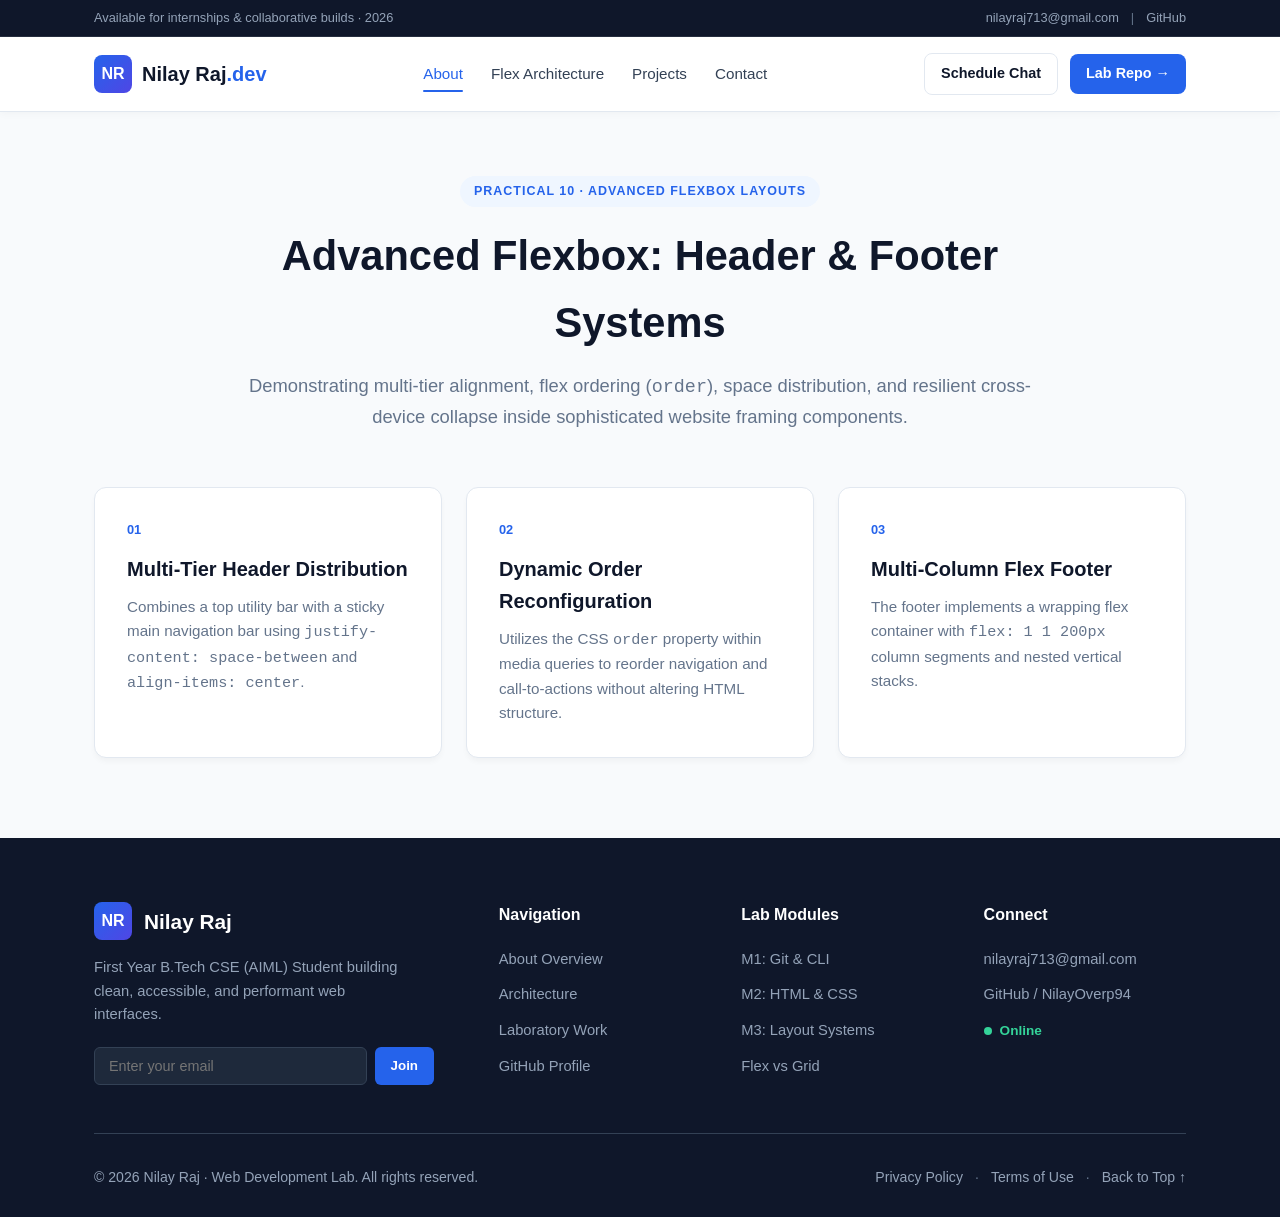
<file: P10/index.html>
<!DOCTYPE html>
<html lang="en">
<head>
  <meta charset="UTF-8">
  <meta name="viewport" content="width=device-width, initial-scale=1.0">
  <title>Practical 10 – Advanced Flexbox Header &amp; Footer</title>
  <link rel="stylesheet" href="style.css">
</head>
<body>

  <!-- Top Utility Bar (Flexbox) -->
  <aside class="utility-bar">
    <div class="container utility-content">
      <div class="utility-left">
        <span>Available for internships &amp; collaborative builds &middot; 2026</span>
      </div>
      <div class="utility-right">
        <a href="mailto:nilayraj713@gmail.com">nilayraj713@gmail.com</a>
        <span class="divider">|</span>
        <a href="https://github.com/NilayOverp94" target="_blank" rel="noopener noreferrer">GitHub</a>
      </div>
    </div>
  </aside>

  <!-- Advanced Flexbox Header -->
  <header class="main-header">
    <div class="container header-content">
      
      <!-- Brand Logo (Flex item 1) -->
      <a href="#" class="brand-logo">
        <span class="logo-mark">NR</span>
        <span class="logo-text">Nilay Raj<span>.dev</span></span>
      </a>

      <!-- Primary Navigation (Flex item 2, centered) -->
      <nav class="primary-nav">
        <a href="#about" class="nav-item active">About</a>
        <a href="#architecture" class="nav-item">Flex Architecture</a>
        <a href="#projects" class="nav-item">Projects</a>
        <a href="#contact" class="nav-item">Contact</a>
      </nav>

      <!-- Action Button Group (Flex item 3) -->
      <div class="header-actions">
        <a href="#contact" class="btn btn-outline">Schedule Chat</a>
        <a href="https://github.com/NilayOverp94/Web_Dev_Lab" target="_blank" rel="noopener noreferrer" class="btn btn-primary">Lab Repo &rarr;</a>
      </div>

    </div>
  </header>

  <!-- Page Body -->
  <main class="page-main">
    <div class="container">
      
      <!-- Showcase Hero -->
      <section class="hero-showcase">
        <span class="eyebrow">Practical 10 · Advanced Flexbox Layouts</span>
        <h1>Advanced Flexbox: Header &amp; Footer Systems</h1>
        <p class="lead">
          Demonstrating multi-tier alignment, flex ordering (<code>order</code>), space distribution, 
          and resilient cross-device collapse inside sophisticated website framing components.
        </p>
      </section>

      <!-- Architectural Mechanics Section -->
      <section id="architecture" class="features-grid">
        <article class="feature-card">
          <div class="card-number">01</div>
          <h3>Multi-Tier Header Distribution</h3>
          <p>Combines a top utility bar with a sticky main navigation bar using <code>justify-content: space-between</code> and <code>align-items: center</code>.</p>
        </article>

        <article class="feature-card">
          <div class="card-number">02</div>
          <h3>Dynamic Order Reconfiguration</h3>
          <p>Utilizes the CSS <code>order</code> property within media queries to reorder navigation and call-to-actions without altering HTML structure.</p>
        </article>

        <article class="feature-card">
          <div class="card-number">03</div>
          <h3>Multi-Column Flex Footer</h3>
          <p>The footer implements a wrapping flex container with <code>flex: 1 1 200px</code> column segments and nested vertical stacks.</p>
        </article>
      </section>

    </div>
  </main>

  <!-- Advanced Flexbox Multi-Column Footer -->
  <footer id="contact" class="main-footer">
    <div class="container">
      
      <!-- Top Footer Section with Columns -->
      <div class="footer-columns">
        
        <!-- Column 1: Brand & Bio (Wider basis) -->
        <div class="footer-col col-brand">
          <div class="footer-brand">
            <span class="logo-mark">NR</span>
            <strong>Nilay Raj</strong>
          </div>
          <p class="brand-desc">
            First Year B.Tech CSE (AIML) Student building clean, accessible, and performant web interfaces.
          </p>
          <div class="newsletter-widget">
            <form class="newsletter-form" onsubmit="event.preventDefault(); alert('Subscribed!');">
              <input type="email" placeholder="Enter your email" required>
              <button type="submit">Join</button>
            </form>
          </div>
        </div>

        <!-- Column 2: Navigation Links -->
        <div class="footer-col">
          <h4>Navigation</h4>
          <ul class="footer-links">
            <li><a href="#about">About Overview</a></li>
            <li><a href="#architecture">Architecture</a></li>
            <li><a href="#projects">Laboratory Work</a></li>
            <li><a href="https://github.com/NilayOverp94">GitHub Profile</a></li>
          </ul>
        </div>

        <!-- Column 3: Syllabus Modules -->
        <div class="footer-col">
          <h4>Lab Modules</h4>
          <ul class="footer-links">
            <li><a href="../P1/Readme.md">M1: Git &amp; CLI</a></li>
            <li><a href="../P5/index.html">M2: HTML &amp; CSS</a></li>
            <li><a href="../P10/index.html">M3: Layout Systems</a></li>
            <li><a href="../P13/index.html">Flex vs Grid</a></li>
          </ul>
        </div>

        <!-- Column 4: Contact & Socials -->
        <div class="footer-col">
          <h4>Connect</h4>
          <ul class="footer-links">
            <li><a href="mailto:nilayraj713@gmail.com">nilayraj713@gmail.com</a></li>
            <li><a href="https://github.com/NilayOverp94" target="_blank" rel="noopener noreferrer">GitHub / NilayOverp94</a></li>
            <li><span class="status-indicator"><span class="dot"></span> Online</span></li>
          </ul>
        </div>

      </div>

      <!-- Bottom Bar (Flex Sub-Footer) -->
      <div class="footer-bottom">
        <p>&copy; 2026 Nilay Raj &middot; Web Development Lab. All rights reserved.</p>
        <div class="bottom-links">
          <a href="#">Privacy Policy</a>
          <span class="divider">&middot;</span>
          <a href="#">Terms of Use</a>
          <span class="divider">&middot;</span>
          <a href="#">Back to Top &uarr;</a>
        </div>
      </div>

    </div>
  </footer>

</body>
</html>
</file>
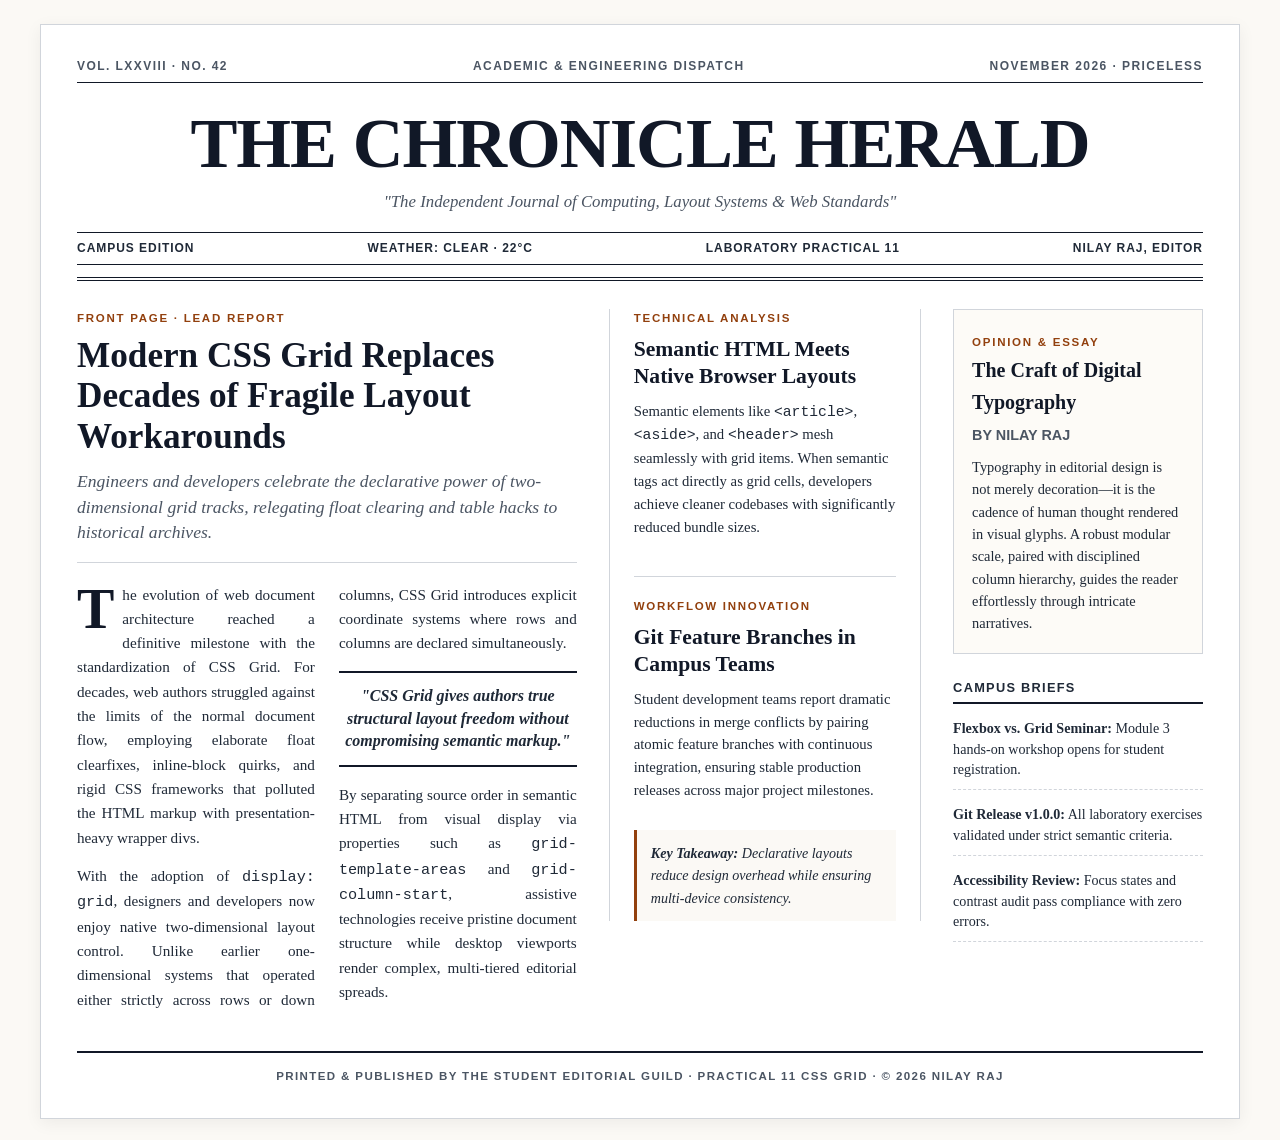
<file: P11/index.html>
<!DOCTYPE html>
<html lang="en">
<head>
  <meta charset="UTF-8">
  <meta name="viewport" content="width=device-width, initial-scale=1.0">
  <title>Practical 11 – Newspaper Three-Column Layout with CSS Grid</title>
  <link rel="stylesheet" href="style.css">
</head>
<body>

  <div class="broadsheet-wrapper">
    
    <!-- Top Newspaper Header & Meta -->
    <header class="masthead">
      <div class="masthead-top">
        <span>VOL. LXXVIII · NO. 42</span>
        <span>ACADEMIC &amp; ENGINEERING DISPATCH</span>
        <span>NOVEMBER 2026 &middot; PRICELESS</span>
      </div>

      <div class="masthead-title">
        <h1>THE CHRONICLE HERALD</h1>
        <p class="masthead-tagline">"The Independent Journal of Computing, Layout Systems &amp; Web Standards"</p>
      </div>

      <div class="masthead-meta-bar">
        <span>CAMPUS EDITION</span>
        <span>WEATHER: CLEAR · 22°C</span>
        <span>LABORATORY PRACTICAL 11</span>
        <span>NILAY RAJ, EDITOR</span>
      </div>
    </header>

    <!-- Three-Column CSS Grid Layout -->
    <main class="newspaper-grid">
      
      <!-- Primary Feature Story (Left Column - Spanning Prominently) -->
      <article class="grid-story lead-story">
        <span class="category-kicker">FRONT PAGE · LEAD REPORT</span>
        <h2 class="lead-headline">Modern CSS Grid Replaces Decades of Fragile Layout Workarounds</h2>
        <p class="story-dek">
          Engineers and developers celebrate the declarative power of two-dimensional grid tracks, 
          relegating float clearing and table hacks to historical archives.
        </p>
        
        <div class="story-columns">
          <p class="dropcap-paragraph">
            The evolution of web document architecture reached a definitive milestone with the standardization of CSS Grid. 
            For decades, web authors struggled against the limits of the normal document flow, employing elaborate float clearfixes, 
            inline-block quirks, and rigid CSS frameworks that polluted the HTML markup with presentation-heavy wrapper divs.
          </p>
          <p>
            With the adoption of <code>display: grid</code>, designers and developers now enjoy native two-dimensional layout control. 
            Unlike earlier one-dimensional systems that operated either strictly across rows or down columns, CSS Grid introduces explicit 
            coordinate systems where rows and columns are declared simultaneously.
          </p>
          <blockquote class="newspaper-quote">
            "CSS Grid gives authors true structural layout freedom without compromising semantic markup."
          </blockquote>
          <p>
            By separating source order in semantic HTML from visual display via properties such as <code>grid-template-areas</code> 
            and <code>grid-column-start</code>, assistive technologies receive pristine document structure while desktop viewports 
            render complex, multi-tiered editorial spreads.
          </p>
        </div>
      </article>

      <!-- Center Secondary Column -->
      <section class="grid-story secondary-story">
        <span class="category-kicker">TECHNICAL ANALYSIS</span>
        <h3 class="secondary-headline">Semantic HTML Meets Native Browser Layouts</h3>
        <p>
          Semantic elements like <code>&lt;article&gt;</code>, <code>&lt;aside&gt;</code>, and <code>&lt;header&gt;</code> 
          mesh seamlessly with grid items. When semantic tags act directly as grid cells, developers achieve cleaner codebases 
          with significantly reduced bundle sizes.
        </p>

        <div class="divider-line"></div>

        <span class="category-kicker">WORKFLOW INNOVATION</span>
        <h3 class="secondary-headline">Git Feature Branches in Campus Teams</h3>
        <p>
          Student development teams report dramatic reductions in merge conflicts by pairing atomic feature branches with 
          continuous integration, ensuring stable production releases across major project milestones.
        </p>

        <div class="story-callout">
          <strong>Key Takeaway:</strong> Declarative layouts reduce design overhead while ensuring multi-device consistency.
        </div>
      </section>

      <!-- Right Editorial & Sidebar Column -->
      <aside class="grid-story editorial-column">
        <div class="editorial-box">
          <span class="category-kicker">OPINION &amp; ESSAY</span>
          <h3 class="editorial-headline">The Craft of Digital Typography</h3>
          <p class="byline">By Nilay Raj</p>
          <p>
            Typography in editorial design is not merely decoration—it is the cadence of human thought rendered in visual glyphs. 
            A robust modular scale, paired with disciplined column hierarchy, guides the reader effortlessly through intricate narratives.
          </p>
        </div>

        <div class="news-briefs-box">
          <h4>CAMPUS BRIEFS</h4>
          <ul class="briefs-list">
            <li>
              <strong>Flexbox vs. Grid Seminar:</strong> Module 3 hands-on workshop opens for student registration.
            </li>
            <li>
              <strong>Git Release v1.0.0:</strong> All laboratory exercises validated under strict semantic criteria.
            </li>
            <li>
              <strong>Accessibility Review:</strong> Focus states and contrast audit pass compliance with zero errors.
            </li>
          </ul>
        </div>
      </aside>

    </main>

    <!-- Newspaper Footer -->
    <footer class="newspaper-footer">
      <div class="footer-rule"></div>
      <p>PRINTED &amp; PUBLISHED BY THE STUDENT EDITORIAL GUILD &middot; PRACTICAL 11 CSS GRID &middot; © 2026 NILAY RAJ</p>
    </footer>

  </div>

</body>
</html>
</file>
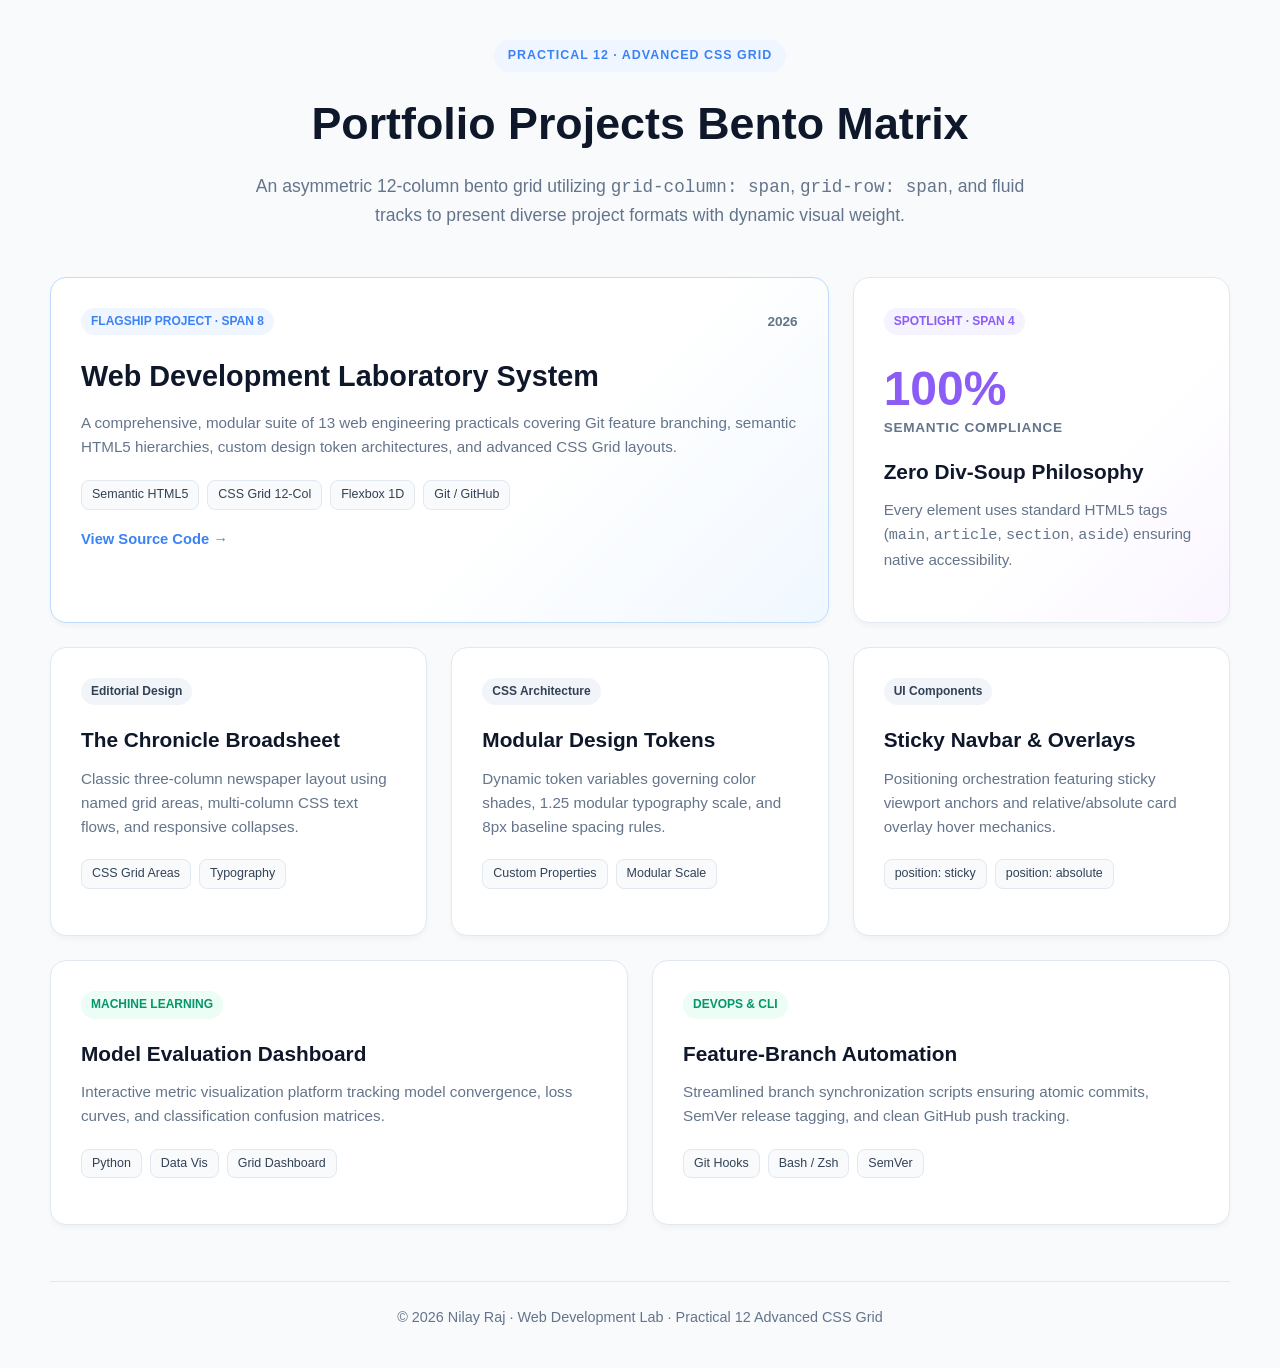
<file: P12/index.html>
<!DOCTYPE html>
<html lang="en">
<head>
  <meta charset="UTF-8">
  <meta name="viewport" content="width=device-width, initial-scale=1.0">
  <title>Practical 12 – Advanced CSS Grid Portfolio Projects</title>
  <link rel="stylesheet" href="style.css">
</head>
<body>

  <div class="portfolio-container">
    
    <!-- Header -->
    <header class="gallery-header">
      <span class="eyebrow">Practical 12 · Advanced CSS Grid</span>
      <h1 class="gallery-title">Portfolio Projects Bento Matrix</h1>
      <p class="gallery-subtitle">
        An asymmetric 12-column bento grid utilizing <code>grid-column: span</code>, <code>grid-row: span</code>, 
        and fluid tracks to present diverse project formats with dynamic visual weight.
      </p>
    </header>

    <!-- 12-Column Advanced Bento Grid -->
    <main class="bento-grid">
      
      <!-- Card 1: Featured Major Project (Span 8 cols) -->
      <article class="bento-card card-featured">
        <div class="card-top">
          <span class="badge-featured">Flagship Project · Span 8</span>
          <span class="project-year">2026</span>
        </div>
        <div class="card-body">
          <h2>Web Development Laboratory System</h2>
          <p class="project-description">
            A comprehensive, modular suite of 13 web engineering practicals covering Git feature branching, 
            semantic HTML5 hierarchies, custom design token architectures, and advanced CSS Grid layouts.
          </p>
          <div class="card-tags">
            <span class="tech-pill">Semantic HTML5</span>
            <span class="tech-pill">CSS Grid 12-Col</span>
            <span class="tech-pill">Flexbox 1D</span>
            <span class="tech-pill">Git / GitHub</span>
          </div>
        </div>
        <div class="card-footer">
          <a href="https://github.com/NilayOverp94/Web_Dev_Lab" target="_blank" rel="noopener noreferrer" class="link-btn">
            View Source Code &rarr;
          </a>
        </div>
      </article>

      <!-- Card 2: Spotlight / Tall Metric Card (Span 4 cols) -->
      <article class="bento-card card-spotlight">
        <div class="card-top">
          <span class="badge-accent">Spotlight · Span 4</span>
        </div>
        <div class="metric-display">
          <span class="metric-value">100%</span>
          <span class="metric-label">Semantic Compliance</span>
        </div>
        <h3>Zero Div-Soup Philosophy</h3>
        <p>Every element uses standard HTML5 tags (<code>main</code>, <code>article</code>, <code>section</code>, <code>aside</code>) ensuring native accessibility.</p>
      </article>

      <!-- Card 3: Editorial Grid Layout (Span 4 cols) -->
      <article class="bento-card card-medium">
        <div class="card-top">
          <span class="badge-default">Editorial Design</span>
        </div>
        <h3>The Chronicle Broadsheet</h3>
        <p>Classic three-column newspaper layout using named grid areas, multi-column CSS text flows, and responsive collapses.</p>
        <div class="card-tags">
          <span class="tech-pill">CSS Grid Areas</span>
          <span class="tech-pill">Typography</span>
        </div>
      </article>

      <!-- Card 4: Design Token Engine (Span 4 cols) -->
      <article class="bento-card card-medium">
        <div class="card-top">
          <span class="badge-default">CSS Architecture</span>
        </div>
        <h3>Modular Design Tokens</h3>
        <p>Dynamic token variables governing color shades, 1.25 modular typography scale, and 8px baseline spacing rules.</p>
        <div class="card-tags">
          <span class="tech-pill">Custom Properties</span>
          <span class="tech-pill">Modular Scale</span>
        </div>
      </article>

      <!-- Card 5: Interactive Positioning (Span 4 cols) -->
      <article class="bento-card card-medium">
        <div class="card-top">
          <span class="badge-default">UI Components</span>
        </div>
        <h3>Sticky Navbar &amp; Overlays</h3>
        <p>Positioning orchestration featuring sticky viewport anchors and relative/absolute card overlay hover mechanics.</p>
        <div class="card-tags">
          <span class="tech-pill">position: sticky</span>
          <span class="tech-pill">position: absolute</span>
        </div>
      </article>

      <!-- Card 6: AI/ML Exploration (Span 6 cols) -->
      <article class="bento-card card-half">
        <div class="card-top">
          <span class="badge-secondary">Machine Learning</span>
        </div>
        <h3>Model Evaluation Dashboard</h3>
        <p>Interactive metric visualization platform tracking model convergence, loss curves, and classification confusion matrices.</p>
        <div class="card-tags">
          <span class="tech-pill">Python</span>
          <span class="tech-pill">Data Vis</span>
          <span class="tech-pill">Grid Dashboard</span>
        </div>
      </article>

      <!-- Card 7: Git Workflow System (Span 6 cols) -->
      <article class="bento-card card-half">
        <div class="card-top">
          <span class="badge-secondary">DevOps &amp; CLI</span>
        </div>
        <h3>Feature-Branch Automation</h3>
        <p>Streamlined branch synchronization scripts ensuring atomic commits, SemVer release tagging, and clean GitHub push tracking.</p>
        <div class="card-tags">
          <span class="tech-pill">Git Hooks</span>
          <span class="tech-pill">Bash / Zsh</span>
          <span class="tech-pill">SemVer</span>
        </div>
      </article>

    </main>

    <footer class="gallery-footer">
      <p>&copy; 2026 Nilay Raj &middot; Web Development Lab &middot; Practical 12 Advanced CSS Grid</p>
    </footer>

  </div>

</body>
</html>
</file>
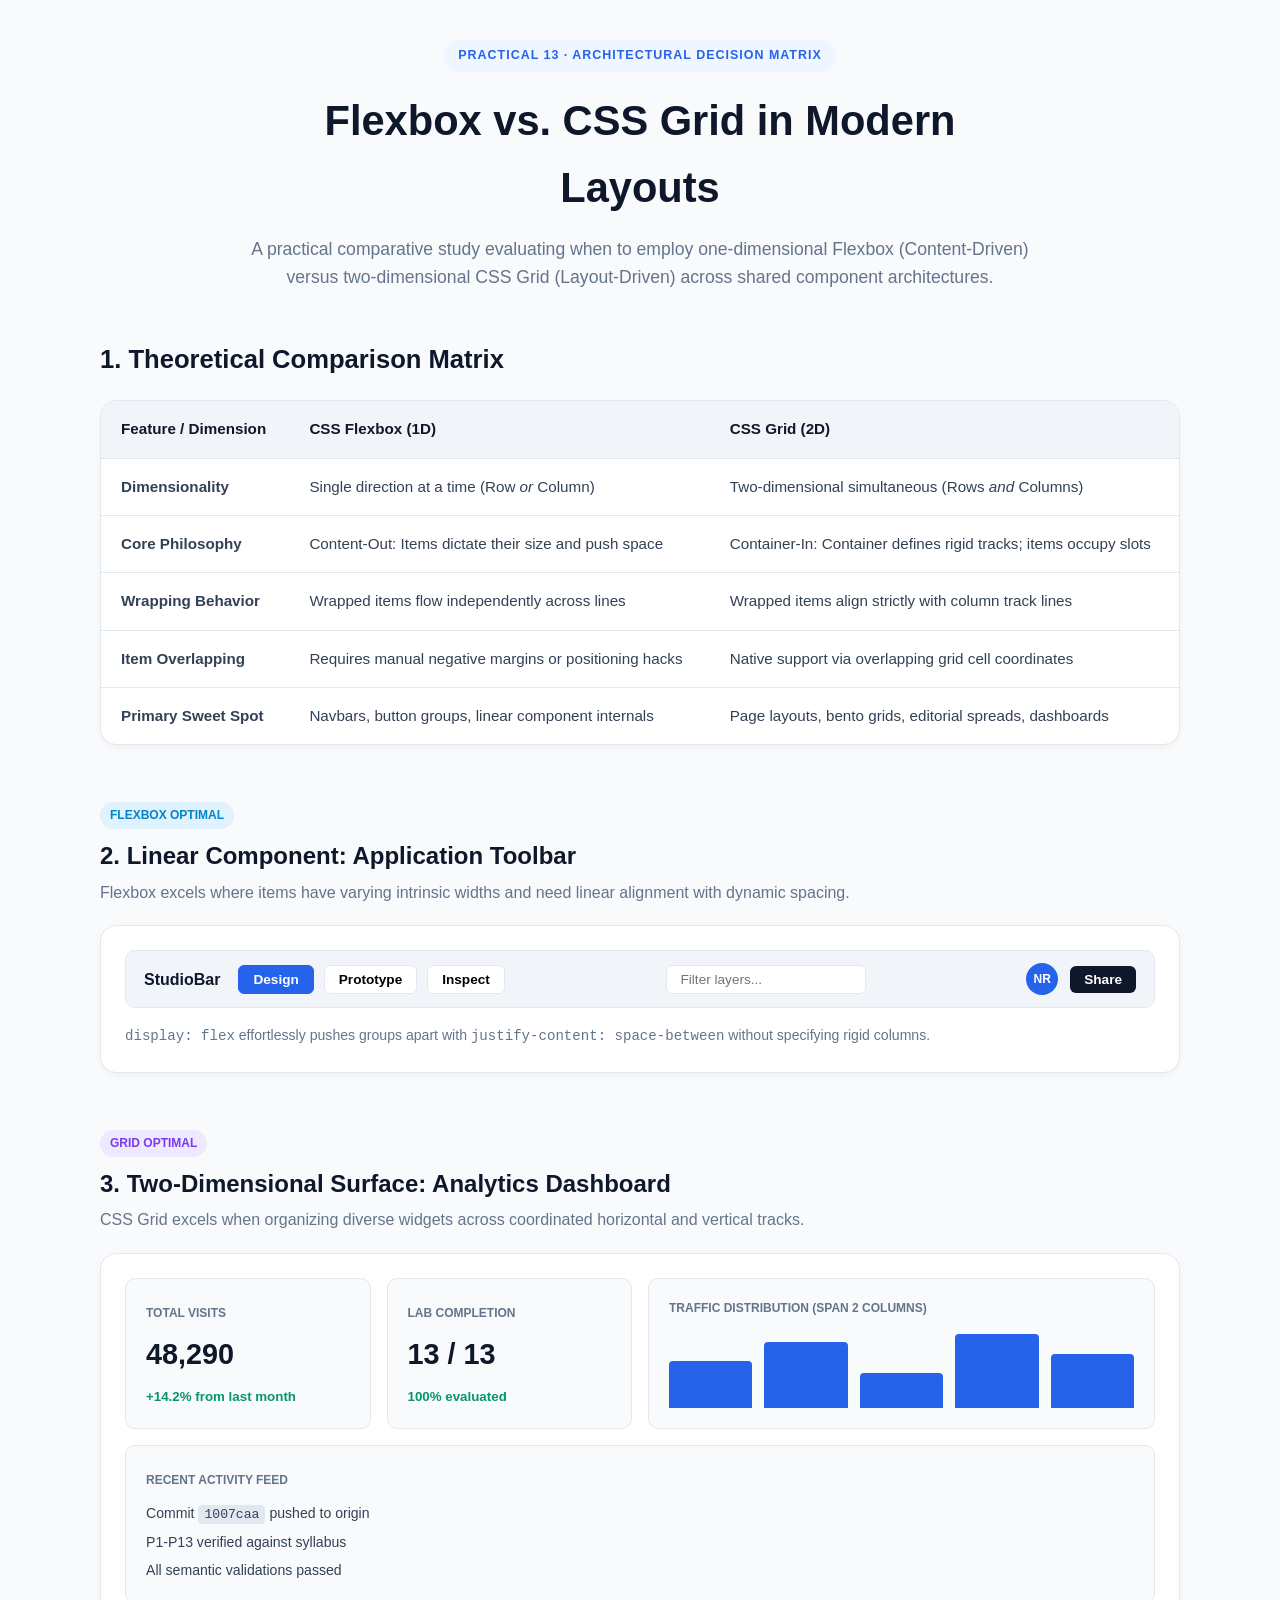
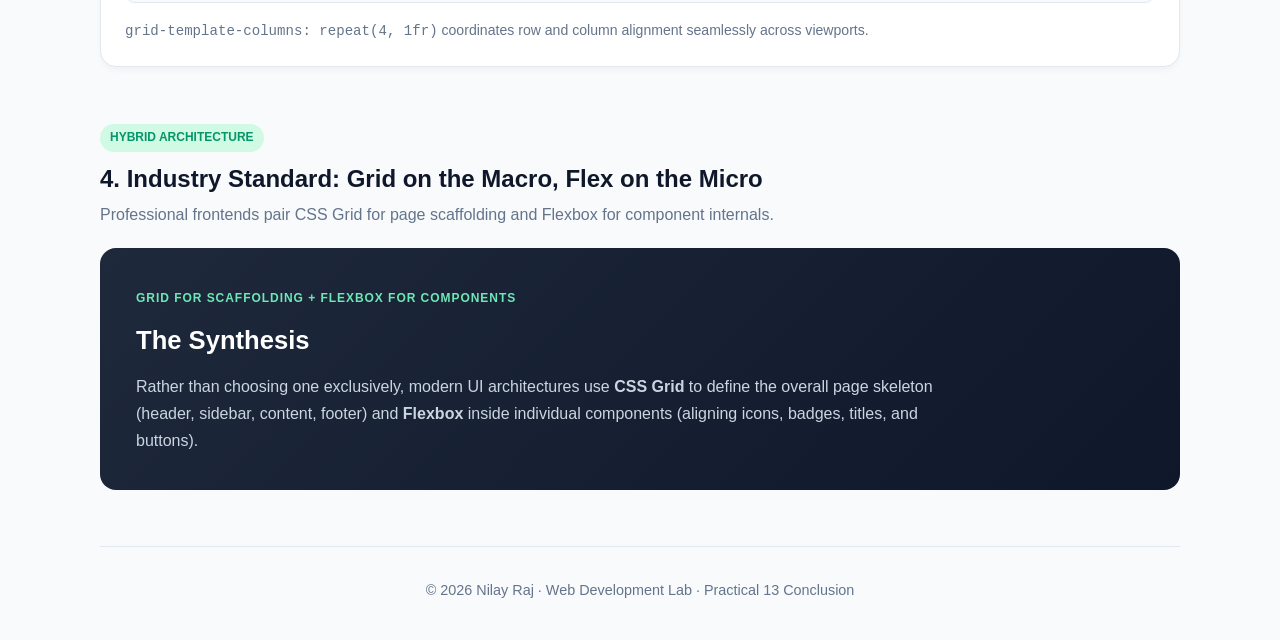
<file: P13/index.html>
<!DOCTYPE html>
<html lang="en">
<head>
  <meta charset="UTF-8">
  <meta name="viewport" content="width=device-width, initial-scale=1.0">
  <title>Practical 13 – Choosing Between Flexbox and Grid for a Shared Layout</title>
  <link rel="stylesheet" href="style.css">
</head>
<body>

  <div class="comparison-container">
    
    <!-- Header -->
    <header class="page-header">
      <span class="eyebrow">Practical 13 · Architectural Decision Matrix</span>
      <h1 class="page-title">Flexbox vs. CSS Grid in Modern Layouts</h1>
      <p class="page-lead">
        A practical comparative study evaluating when to employ one-dimensional Flexbox (Content-Driven) 
        versus two-dimensional CSS Grid (Layout-Driven) across shared component architectures.
      </p>
    </header>

    <main class="page-content">

      <!-- Architectural Matrix Table -->
      <section class="section">
        <h2 class="section-title">1. Theoretical Comparison Matrix</h2>
        <div class="table-wrapper">
          <table class="matrix-table">
            <thead>
              <tr>
                <th>Feature / Dimension</th>
                <th>CSS Flexbox (1D)</th>
                <th>CSS Grid (2D)</th>
              </tr>
            </thead>
            <tbody>
              <tr>
                <td><strong>Dimensionality</strong></td>
                <td>Single direction at a time (Row <em>or</em> Column)</td>
                <td>Two-dimensional simultaneous (Rows <em>and</em> Columns)</td>
              </tr>
              <tr>
                <td><strong>Core Philosophy</strong></td>
                <td>Content-Out: Items dictate their size and push space</td>
                <td>Container-In: Container defines rigid tracks; items occupy slots</td>
              </tr>
              <tr>
                <td><strong>Wrapping Behavior</strong></td>
                <td>Wrapped items flow independently across lines</td>
                <td>Wrapped items align strictly with column track lines</td>
              </tr>
              <tr>
                <td><strong>Item Overlapping</strong></td>
                <td>Requires manual negative margins or positioning hacks</td>
                <td>Native support via overlapping grid cell coordinates</td>
              </tr>
              <tr>
                <td><strong>Primary Sweet Spot</strong></td>
                <td>Navbars, button groups, linear component internals</td>
                <td>Page layouts, bento grids, editorial spreads, dashboards</td>
              </tr>
            </tbody>
          </table>
        </div>
      </section>

      <!-- Scenario 1: Where Flexbox Excels -->
      <section class="section">
        <div class="scenario-header">
          <span class="tag-flex">Flexbox Optimal</span>
          <h2>2. Linear Component: Application Toolbar</h2>
          <p>Flexbox excels where items have varying intrinsic widths and need linear alignment with dynamic spacing.</p>
        </div>

        <div class="demo-box flex-demo-wrapper">
          <div class="flex-toolbar">
            <div class="toolbar-group">
              <span class="toolbar-brand">StudioBar</span>
              <button class="tool-btn active">Design</button>
              <button class="tool-btn">Prototype</button>
              <button class="tool-btn">Inspect</button>
            </div>
            <div class="toolbar-search">
              <input type="text" placeholder="Filter layers...">
            </div>
            <div class="toolbar-user">
              <span class="avatar-pill">NR</span>
              <button class="btn-share">Share</button>
            </div>
          </div>
          <p class="demo-caption">
            <code>display: flex</code> effortlessly pushes groups apart with <code>justify-content: space-between</code> 
            without specifying rigid columns.
          </p>
        </div>
      </section>

      <!-- Scenario 2: Where CSS Grid Excels -->
      <section class="section">
        <div class="scenario-header">
          <span class="tag-grid">Grid Optimal</span>
          <h2>3. Two-Dimensional Surface: Analytics Dashboard</h2>
          <p>CSS Grid excels when organizing diverse widgets across coordinated horizontal and vertical tracks.</p>
        </div>

        <div class="demo-box grid-demo-wrapper">
          <div class="grid-dashboard">
            <div class="grid-cell cell-kpi">
              <span class="cell-label">Total Visits</span>
              <h3>48,290</h3>
              <small>+14.2% from last month</small>
            </div>
            <div class="grid-cell cell-kpi">
              <span class="cell-label">Lab Completion</span>
              <h3>13 / 13</h3>
              <small>100% evaluated</small>
            </div>
            <div class="grid-cell cell-chart">
              <span class="cell-label">Traffic Distribution (Span 2 Columns)</span>
              <div class="fake-chart">
                <div class="bar" style="height: 60%;"></div>
                <div class="bar" style="height: 85%;"></div>
                <div class="bar" style="height: 45%;"></div>
                <div class="bar" style="height: 95%;"></div>
                <div class="bar" style="height: 70%;"></div>
              </div>
            </div>
            <div class="grid-cell cell-activity">
              <span class="cell-label">Recent Activity Feed</span>
              <ul>
                <li>Commit <code>1007caa</code> pushed to origin</li>
                <li>P1-P13 verified against syllabus</li>
                <li>All semantic validations passed</li>
              </ul>
            </div>
          </div>
          <p class="demo-caption">
            <code>grid-template-columns: repeat(4, 1fr)</code> coordinates row and column alignment seamlessly across viewports.
          </p>
        </div>
      </section>

      <!-- Scenario 3: The Hybrid Ideal -->
      <section class="section">
        <div class="scenario-header">
          <span class="tag-hybrid">Hybrid Architecture</span>
          <h2>4. Industry Standard: Grid on the Macro, Flex on the Micro</h2>
          <p>Professional frontends pair CSS Grid for page scaffolding and Flexbox for component internals.</p>
        </div>

        <div class="hybrid-card">
          <div class="hybrid-inner">
            <span class="blueprint-badge">Grid for Scaffolding + Flexbox for Components</span>
            <h3>The Synthesis</h3>
            <p>
              Rather than choosing one exclusively, modern UI architectures use <strong>CSS Grid</strong> to define the overall page skeleton 
              (header, sidebar, content, footer) and <strong>Flexbox</strong> inside individual components (aligning icons, badges, titles, and buttons).
            </p>
          </div>
        </div>
      </section>

    </main>

    <footer class="page-footer">
      <p>&copy; 2026 Nilay Raj &middot; Web Development Lab &middot; Practical 13 Conclusion</p>
    </footer>

  </div>

</body>
</html>
</file>
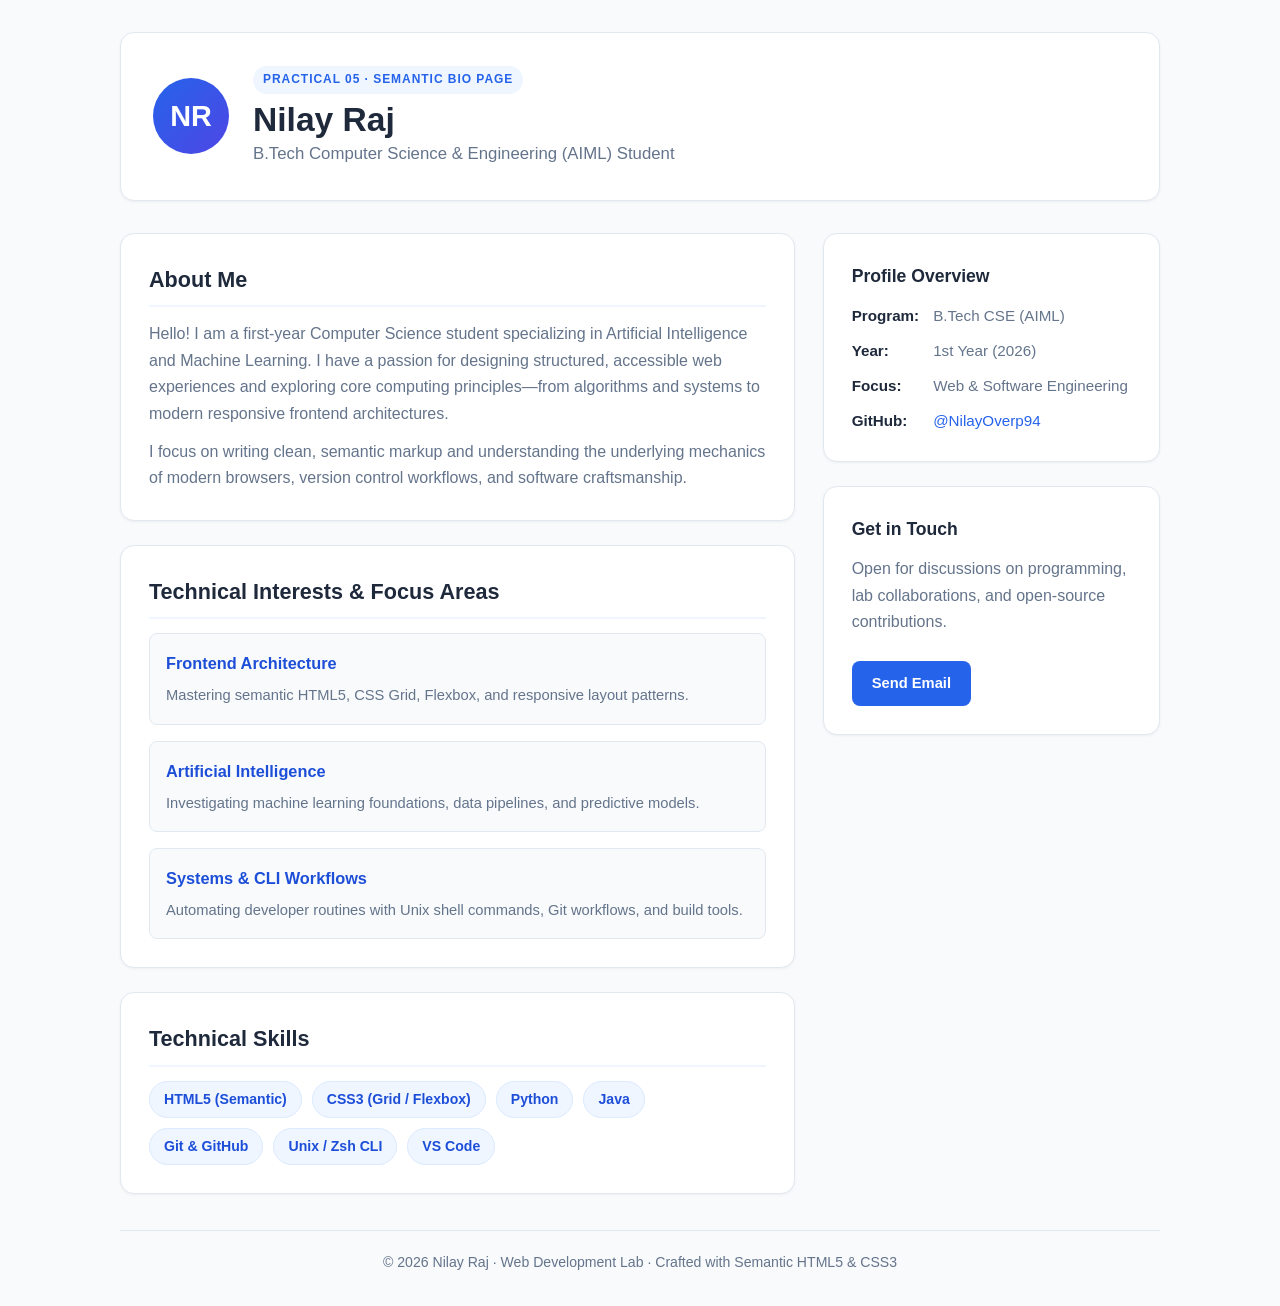
<file: P5/index.html>
<!DOCTYPE html>
<html lang="en">
<head>
  <meta charset="UTF-8">
  <meta name="viewport" content="width=device-width, initial-scale=1.0">
  <title>Nilay Raj – Developer Biography</title>
  <link rel="stylesheet" href="style.css">
</head>
<body>

  <!-- Semantic Page Header -->
  <header class="bio-header">
    <div class="header-inner">
      <div class="avatar-badge" aria-label="Profile Avatar">NR</div>
      <div class="header-text">
        <span class="eyebrow-tag">Practical 05 · Semantic Bio Page</span>
        <h1 class="bio-name">Nilay Raj</h1>
        <p class="bio-role">B.Tech Computer Science &amp; Engineering (AIML) Student</p>
      </div>
    </div>
  </header>

  <!-- Semantic Main Content Container -->
  <main class="bio-layout">
    
    <!-- Primary Content Area -->
    <div class="primary-content">
      
      <!-- About Section -->
      <section id="about" class="bio-card">
        <h2>About Me</h2>
        <p>
          Hello! I am a first-year Computer Science student specializing in Artificial Intelligence and Machine Learning. 
          I have a passion for designing structured, accessible web experiences and exploring core computing principles—from 
          algorithms and systems to modern responsive frontend architectures.
        </p>
        <p>
          I focus on writing clean, semantic markup and understanding the underlying mechanics of modern browsers, version control 
          workflows, and software craftsmanship.
        </p>
      </section>

      <!-- Academic & Technical Interests Section -->
      <section id="interests" class="bio-card">
        <h2>Technical Interests &amp; Focus Areas</h2>
        <div class="cards-grid">
          <article class="interest-item">
            <h3>Frontend Architecture</h3>
            <p>Mastering semantic HTML5, CSS Grid, Flexbox, and responsive layout patterns.</p>
          </article>
          <article class="interest-item">
            <h3>Artificial Intelligence</h3>
            <p>Investigating machine learning foundations, data pipelines, and predictive models.</p>
          </article>
          <article class="interest-item">
            <h3>Systems &amp; CLI Workflows</h3>
            <p>Automating developer routines with Unix shell commands, Git workflows, and build tools.</p>
          </article>
        </div>
      </section>

      <!-- Skills Section -->
      <section id="skills" class="bio-card">
        <h2>Technical Skills</h2>
        <div class="skill-tags">
          <span class="tag">HTML5 (Semantic)</span>
          <span class="tag">CSS3 (Grid / Flexbox)</span>
          <span class="tag">Python</span>
          <span class="tag">Java</span>
          <span class="tag">Git &amp; GitHub</span>
          <span class="tag">Unix / Zsh CLI</span>
          <span class="tag">VS Code</span>
        </div>
      </section>

    </div>

    <!-- Aside Sidebar with Metadata -->
    <aside class="bio-sidebar">
      <section class="bio-card">
        <h3>Profile Overview</h3>
        <dl class="profile-meta">
          <dt>Program:</dt>
          <dd>B.Tech CSE (AIML)</dd>
          <dt>Year:</dt>
          <dd>1st Year (2026)</dd>
          <dt>Focus:</dt>
          <dd>Web &amp; Software Engineering</dd>
          <dt>GitHub:</dt>
          <dd><a href="https://github.com/NilayOverp94" target="_blank" rel="noopener noreferrer">@NilayOverp94</a></dd>
        </dl>
      </section>

      <section class="bio-card contact-card">
        <h3>Get in Touch</h3>
        <p>Open for discussions on programming, lab collaborations, and open-source contributions.</p>
        <a href="mailto:nilayraj713@gmail.com" class="action-btn">Send Email</a>
      </section>
    </aside>

  </main>

  <!-- Semantic Footer -->
  <footer class="bio-footer">
    <p>&copy; 2026 Nilay Raj &middot; Web Development Lab &middot; Crafted with Semantic HTML5 &amp; CSS3</p>
  </footer>

</body>
</html>
</file>
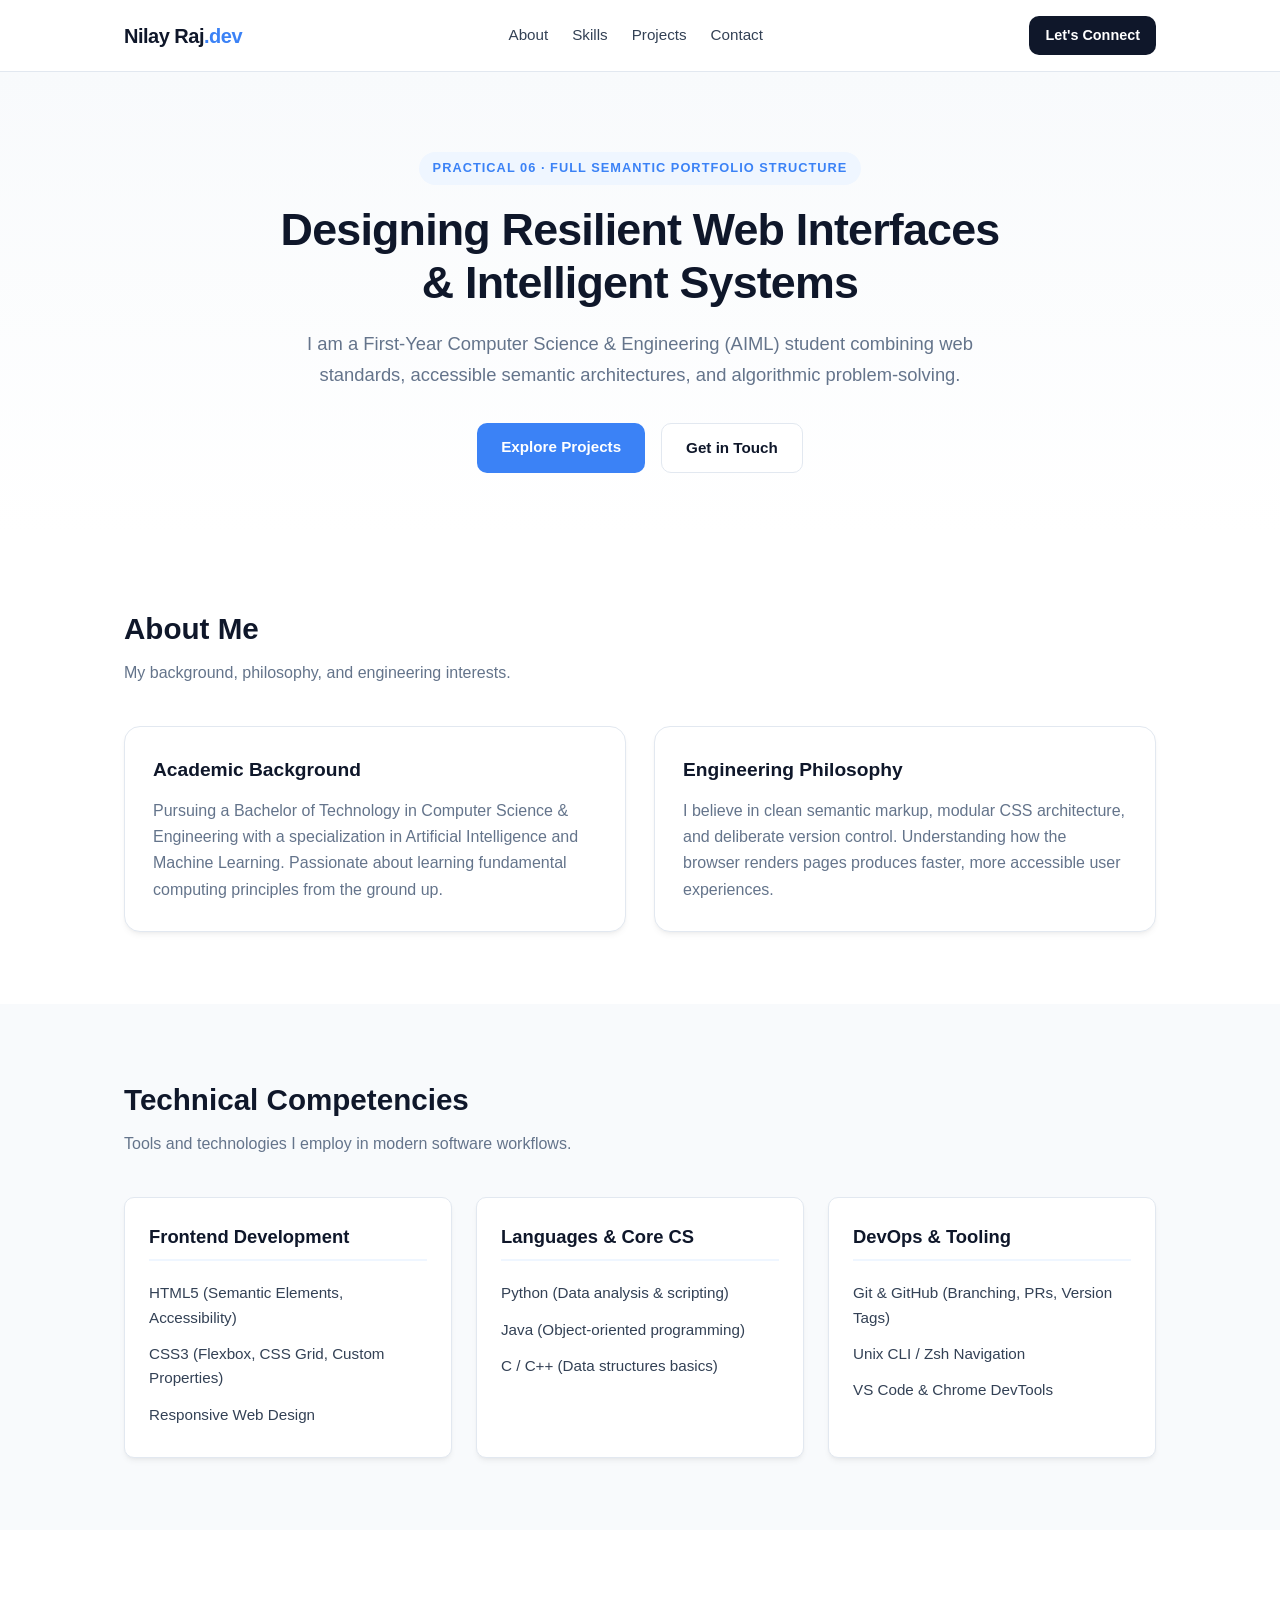
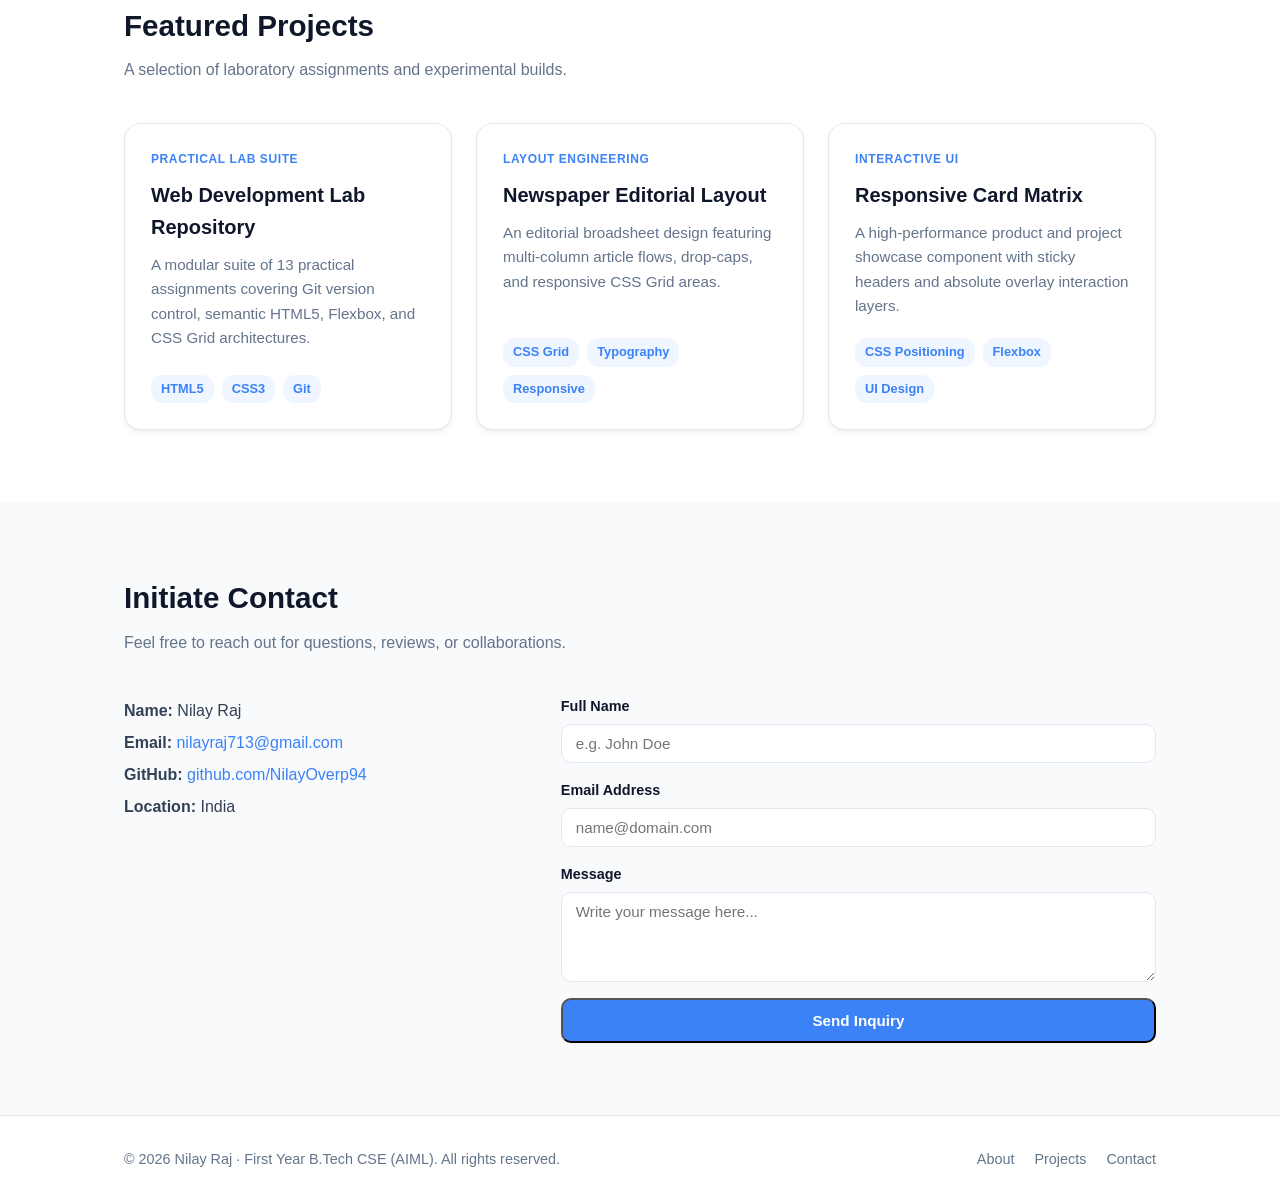
<file: P6/index.html>
<!DOCTYPE html>
<html lang="en">
<head>
  <meta charset="UTF-8">
  <meta name="viewport" content="width=device-width, initial-scale=1.0">
  <title>Nilay Raj – Developer Portfolio</title>
  <link rel="stylesheet" href="style.css">
</head>
<body>

  <!-- Semantic Navigation Header -->
  <header class="navbar">
    <div class="nav-container">
      <a href="#" class="brand-logo">Nilay Raj<span>.dev</span></a>
      <nav class="nav-links">
        <a href="#about">About</a>
        <a href="#skills">Skills</a>
        <a href="#projects">Projects</a>
        <a href="#contact">Contact</a>
      </nav>
      <a href="#contact" class="nav-cta">Let's Connect</a>
    </div>
  </header>

  <!-- Semantic Main Region -->
  <main>
    
    <!-- Hero Section -->
    <section class="hero-section">
      <div class="container hero-content">
        <span class="eyebrow">Practical 06 · Full Semantic Portfolio Structure</span>
        <h1 class="hero-title">Designing Resilient Web Interfaces &amp; Intelligent Systems</h1>
        <p class="hero-lead">
          I am a First-Year Computer Science &amp; Engineering (AIML) student combining web standards, 
          accessible semantic architectures, and algorithmic problem-solving.
        </p>
        <div class="hero-actions">
          <a href="#projects" class="btn btn-primary">Explore Projects</a>
          <a href="#contact" class="btn btn-secondary">Get in Touch</a>
        </div>
      </div>
    </section>

    <!-- About Section -->
    <section id="about" class="section">
      <div class="container">
        <header class="section-header">
          <h2 class="section-title">About Me</h2>
          <p class="section-desc">My background, philosophy, and engineering interests.</p>
        </header>
        <div class="about-grid">
          <article class="about-card">
            <h3>Academic Background</h3>
            <p>
              Pursuing a Bachelor of Technology in Computer Science &amp; Engineering with a specialization in 
              Artificial Intelligence and Machine Learning. Passionate about learning fundamental computing principles from the ground up.
            </p>
          </article>
          <article class="about-card">
            <h3>Engineering Philosophy</h3>
            <p>
              I believe in clean semantic markup, modular CSS architecture, and deliberate version control. Understanding how the browser 
              renders pages produces faster, more accessible user experiences.
            </p>
          </article>
        </div>
      </div>
    </section>

    <!-- Skills Section -->
    <section id="skills" class="section bg-light">
      <div class="container">
        <header class="section-header">
          <h2 class="section-title">Technical Competencies</h2>
          <p class="section-desc">Tools and technologies I employ in modern software workflows.</p>
        </header>
        <div class="skills-grid">
          <article class="skill-group">
            <h3>Frontend Development</h3>
            <ul>
              <li>HTML5 (Semantic Elements, Accessibility)</li>
              <li>CSS3 (Flexbox, CSS Grid, Custom Properties)</li>
              <li>Responsive Web Design</li>
            </ul>
          </article>
          <article class="skill-group">
            <h3>Languages &amp; Core CS</h3>
            <ul>
              <li>Python (Data analysis &amp; scripting)</li>
              <li>Java (Object-oriented programming)</li>
              <li>C / C++ (Data structures basics)</li>
            </ul>
          </article>
          <article class="skill-group">
            <h3>DevOps &amp; Tooling</h3>
            <ul>
              <li>Git &amp; GitHub (Branching, PRs, Version Tags)</li>
              <li>Unix CLI / Zsh Navigation</li>
              <li>VS Code &amp; Chrome DevTools</li>
            </ul>
          </article>
        </div>
      </div>
    </section>

    <!-- Projects Section -->
    <section id="projects" class="section">
      <div class="container">
        <header class="section-header">
          <h2 class="section-title">Featured Projects</h2>
          <p class="section-desc">A selection of laboratory assignments and experimental builds.</p>
        </header>
        <div class="projects-grid">
          
          <article class="project-card">
            <div class="card-meta">Practical Lab Suite</div>
            <h3>Web Development Lab Repository</h3>
            <p>A modular suite of 13 practical assignments covering Git version control, semantic HTML5, Flexbox, and CSS Grid architectures.</p>
            <div class="project-tags">
              <span>HTML5</span>
              <span>CSS3</span>
              <span>Git</span>
            </div>
          </article>

          <article class="project-card">
            <div class="card-meta">Layout Engineering</div>
            <h3>Newspaper Editorial Layout</h3>
            <p>An editorial broadsheet design featuring multi-column article flows, drop-caps, and responsive CSS Grid areas.</p>
            <div class="project-tags">
              <span>CSS Grid</span>
              <span>Typography</span>
              <span>Responsive</span>
            </div>
          </article>

          <article class="project-card">
            <div class="card-meta">Interactive UI</div>
            <h3>Responsive Card Matrix</h3>
            <p>A high-performance product and project showcase component with sticky headers and absolute overlay interaction layers.</p>
            <div class="project-tags">
              <span>CSS Positioning</span>
              <span>Flexbox</span>
              <span>UI Design</span>
            </div>
          </article>

        </div>
      </div>
    </section>

    <!-- Contact Section -->
    <section id="contact" class="section bg-light">
      <div class="container">
        <header class="section-header">
          <h2 class="section-title">Initiate Contact</h2>
          <p class="section-desc">Feel free to reach out for questions, reviews, or collaborations.</p>
        </header>
        <div class="contact-wrapper">
          <div class="contact-info">
            <address>
              <p><strong>Name:</strong> Nilay Raj</p>
              <p><strong>Email:</strong> <a href="mailto:nilayraj713@gmail.com">nilayraj713@gmail.com</a></p>
              <p><strong>GitHub:</strong> <a href="https://github.com/NilayOverp94" target="_blank" rel="noopener noreferrer">github.com/NilayOverp94</a></p>
              <p><strong>Location:</strong> India</p>
            </address>
          </div>
          <form class="contact-form" action="#" method="post" onsubmit="event.preventDefault(); alert('Message submitted successfully!');">
            <div class="form-group">
              <label for="contact-name">Full Name</label>
              <input type="text" id="contact-name" name="name" required placeholder="e.g. John Doe">
            </div>
            <div class="form-group">
              <label for="contact-email">Email Address</label>
              <input type="email" id="contact-email" name="email" required placeholder="name@domain.com">
            </div>
            <div class="form-group">
              <label for="contact-message">Message</label>
              <textarea id="contact-message" name="message" rows="4" required placeholder="Write your message here..."></textarea>
            </div>
            <button type="submit" class="btn btn-primary">Send Inquiry</button>
          </form>
        </div>
      </div>
    </section>

  </main>

  <!-- Semantic Page Footer -->
  <footer class="footer">
    <div class="container footer-content">
      <p>&copy; <time datetime="2026">2026</time> Nilay Raj &middot; First Year B.Tech CSE (AIML). All rights reserved.</p>
      <nav class="footer-nav">
        <a href="#about">About</a>
        <a href="#projects">Projects</a>
        <a href="#contact">Contact</a>
      </nav>
    </div>
  </footer>

</body>
</html>
</file>
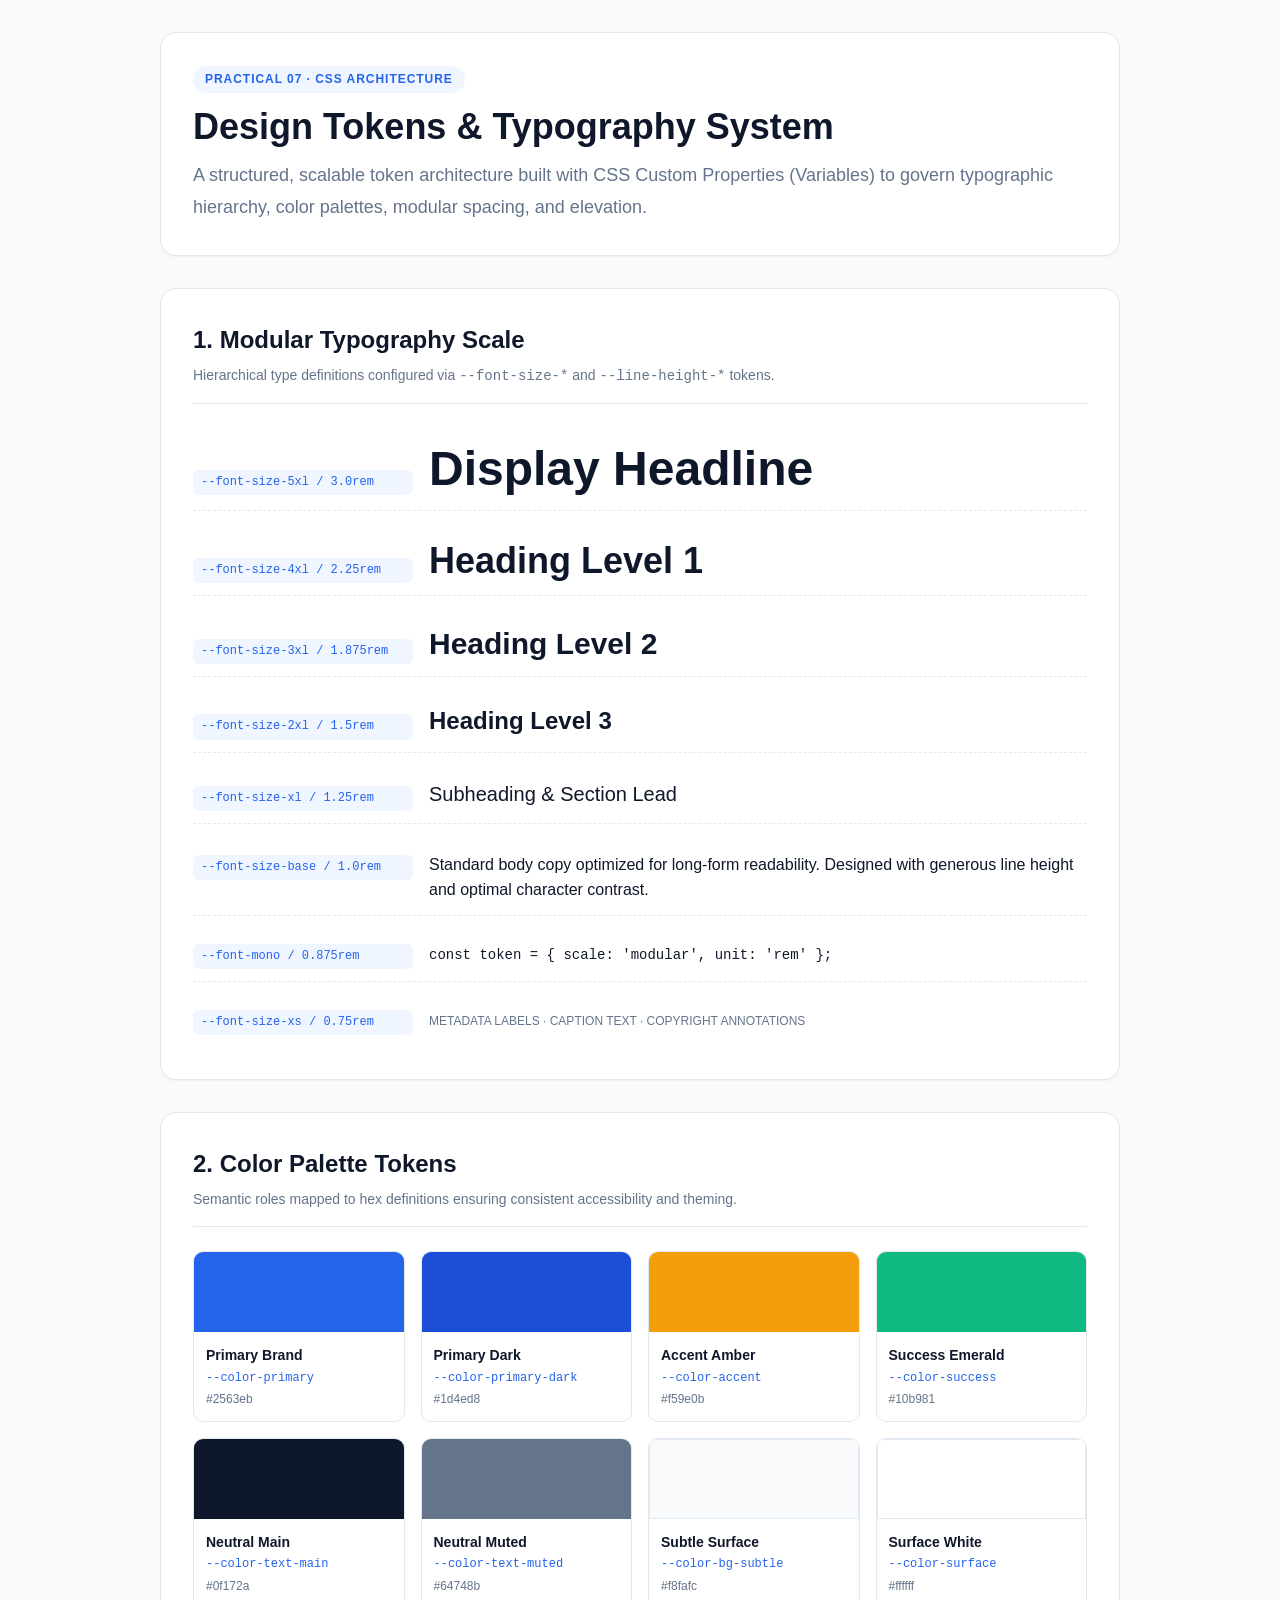
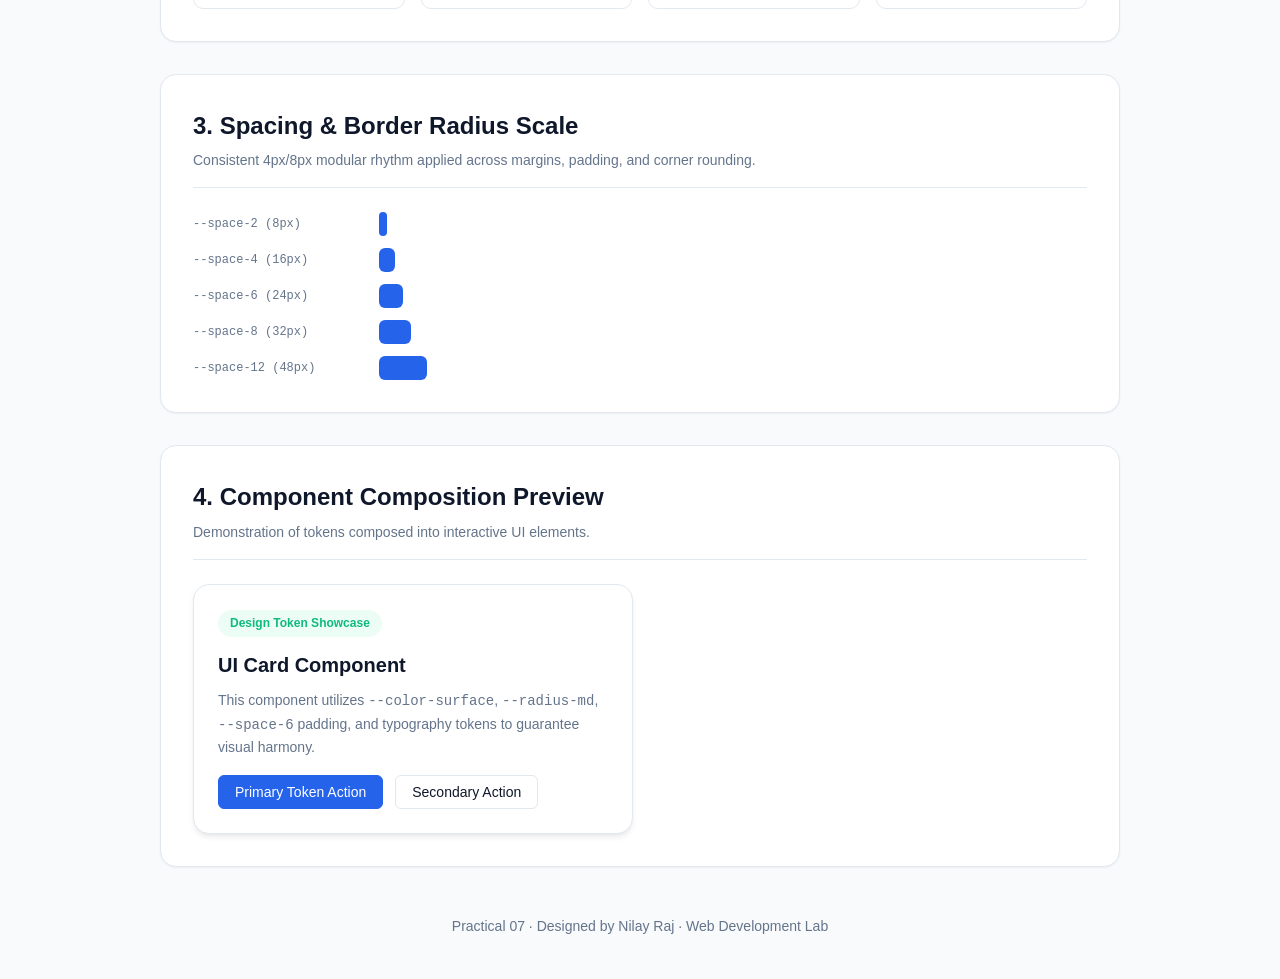
<file: P7/index.html>
<!DOCTYPE html>
<html lang="en">
<head>
  <meta charset="UTF-8">
  <meta name="viewport" content="width=device-width, initial-scale=1.0">
  <title>CSS Design Tokens &amp; Typography System</title>
  <link rel="stylesheet" href="style.css">
</head>
<body>

  <div class="system-wrapper">
    
    <!-- System Header -->
    <header class="system-header">
      <span class="system-badge">Practical 07 · CSS Architecture</span>
      <h1 class="system-title">Design Tokens &amp; Typography System</h1>
      <p class="system-subtitle">
        A structured, scalable token architecture built with CSS Custom Properties (Variables) to govern 
        typographic hierarchy, color palettes, modular spacing, and elevation.
      </p>
    </header>

    <main class="system-body">

      <!-- Section 1: Typography System -->
      <section class="token-section">
        <div class="section-title-wrap">
          <h2>1. Modular Typography Scale</h2>
          <p>Hierarchical type definitions configured via <code>--font-size-*</code> and <code>--line-height-*</code> tokens.</p>
        </div>

        <div class="specimen-card">
          <div class="specimen-row">
            <span class="token-label">--font-size-5xl / 3.0rem</span>
            <div class="specimen-render font-5xl weight-bold">Display Headline</div>
          </div>
          <div class="specimen-row">
            <span class="token-label">--font-size-4xl / 2.25rem</span>
            <div class="specimen-render font-4xl weight-bold">Heading Level 1</div>
          </div>
          <div class="specimen-row">
            <span class="token-label">--font-size-3xl / 1.875rem</span>
            <div class="specimen-render font-3xl weight-semibold">Heading Level 2</div>
          </div>
          <div class="specimen-row">
            <span class="token-label">--font-size-2xl / 1.5rem</span>
            <div class="specimen-render font-2xl weight-semibold">Heading Level 3</div>
          </div>
          <div class="specimen-row">
            <span class="token-label">--font-size-xl / 1.25rem</span>
            <div class="specimen-render font-xl weight-medium">Subheading &amp; Section Lead</div>
          </div>
          <div class="specimen-row">
            <span class="token-label">--font-size-base / 1.0rem</span>
            <div class="specimen-render font-base">
              Standard body copy optimized for long-form readability. Designed with generous line height and optimal character contrast.
            </div>
          </div>
          <div class="specimen-row">
            <span class="token-label">--font-mono / 0.875rem</span>
            <div class="specimen-render font-mono font-sm">
              const token = { scale: 'modular', unit: 'rem' };
            </div>
          </div>
          <div class="specimen-row">
            <span class="token-label">--font-size-xs / 0.75rem</span>
            <div class="specimen-render font-xs text-muted">
              METADATA LABELS · CAPTION TEXT · COPYRIGHT ANNOTATIONS
            </div>
          </div>
        </div>
      </section>

      <!-- Section 2: Color Palette Tokens -->
      <section class="token-section">
        <div class="section-title-wrap">
          <h2>2. Color Palette Tokens</h2>
          <p>Semantic roles mapped to hex definitions ensuring consistent accessibility and theming.</p>
        </div>

        <div class="swatches-grid">
          <div class="swatch-card">
            <div class="swatch-color" style="background-color: var(--color-primary);"></div>
            <div class="swatch-details">
              <strong>Primary Brand</strong>
              <code>--color-primary</code>
              <span>#2563eb</span>
            </div>
          </div>
          <div class="swatch-card">
            <div class="swatch-color" style="background-color: var(--color-primary-dark);"></div>
            <div class="swatch-details">
              <strong>Primary Dark</strong>
              <code>--color-primary-dark</code>
              <span>#1d4ed8</span>
            </div>
          </div>
          <div class="swatch-card">
            <div class="swatch-color" style="background-color: var(--color-accent);"></div>
            <div class="swatch-details">
              <strong>Accent Amber</strong>
              <code>--color-accent</code>
              <span>#f59e0b</span>
            </div>
          </div>
          <div class="swatch-card">
            <div class="swatch-color" style="background-color: var(--color-success);"></div>
            <div class="swatch-details">
              <strong>Success Emerald</strong>
              <code>--color-success</code>
              <span>#10b981</span>
            </div>
          </div>
          <div class="swatch-card">
            <div class="swatch-color" style="background-color: var(--color-text-main);"></div>
            <div class="swatch-details">
              <strong>Neutral Main</strong>
              <code>--color-text-main</code>
              <span>#0f172a</span>
            </div>
          </div>
          <div class="swatch-card">
            <div class="swatch-color" style="background-color: var(--color-text-muted);"></div>
            <div class="swatch-details">
              <strong>Neutral Muted</strong>
              <code>--color-text-muted</code>
              <span>#64748b</span>
            </div>
          </div>
          <div class="swatch-card">
            <div class="swatch-color" style="background-color: var(--color-bg-subtle); border: 1px solid var(--color-border);"></div>
            <div class="swatch-details">
              <strong>Subtle Surface</strong>
              <code>--color-bg-subtle</code>
              <span>#f8fafc</span>
            </div>
          </div>
          <div class="swatch-card">
            <div class="swatch-color" style="background-color: var(--color-surface); border: 1px solid var(--color-border);"></div>
            <div class="swatch-details">
              <strong>Surface White</strong>
              <code>--color-surface</code>
              <span>#ffffff</span>
            </div>
          </div>
        </div>
      </section>

      <!-- Section 3: Spacing & Radius Scales -->
      <section class="token-section">
        <div class="section-title-wrap">
          <h2>3. Spacing &amp; Border Radius Scale</h2>
          <p>Consistent 4px/8px modular rhythm applied across margins, padding, and corner rounding.</p>
        </div>

        <div class="spacing-container">
          <div class="spacing-bar-item">
            <span>--space-2 (8px)</span>
            <div class="bar" style="width: var(--space-2);"></div>
          </div>
          <div class="spacing-bar-item">
            <span>--space-4 (16px)</span>
            <div class="bar" style="width: var(--space-4);"></div>
          </div>
          <div class="spacing-bar-item">
            <span>--space-6 (24px)</span>
            <div class="bar" style="width: var(--space-6);"></div>
          </div>
          <div class="spacing-bar-item">
            <span>--space-8 (32px)</span>
            <div class="bar" style="width: var(--space-8);"></div>
          </div>
          <div class="spacing-bar-item">
            <span>--space-12 (48px)</span>
            <div class="bar" style="width: var(--space-12);"></div>
          </div>
        </div>
      </section>

      <!-- Section 4: Component Composition -->
      <section class="token-section">
        <div class="section-title-wrap">
          <h2>4. Component Composition Preview</h2>
          <p>Demonstration of tokens composed into interactive UI elements.</p>
        </div>

        <div class="component-demo">
          <article class="demo-card">
            <span class="demo-badge">Design Token Showcase</span>
            <h3>UI Card Component</h3>
            <p>This component utilizes <code>--color-surface</code>, <code>--radius-md</code>, <code>--space-6</code> padding, and typography tokens to guarantee visual harmony.</p>
            <div class="demo-actions">
              <button class="btn-token btn-primary">Primary Token Action</button>
              <button class="btn-token btn-outline">Secondary Action</button>
            </div>
          </article>
        </div>
      </section>

    </main>

    <footer class="system-footer">
      <p>Practical 07 &middot; Designed by Nilay Raj &middot; Web Development Lab</p>
    </footer>

  </div>

</body>
</html>
</file>
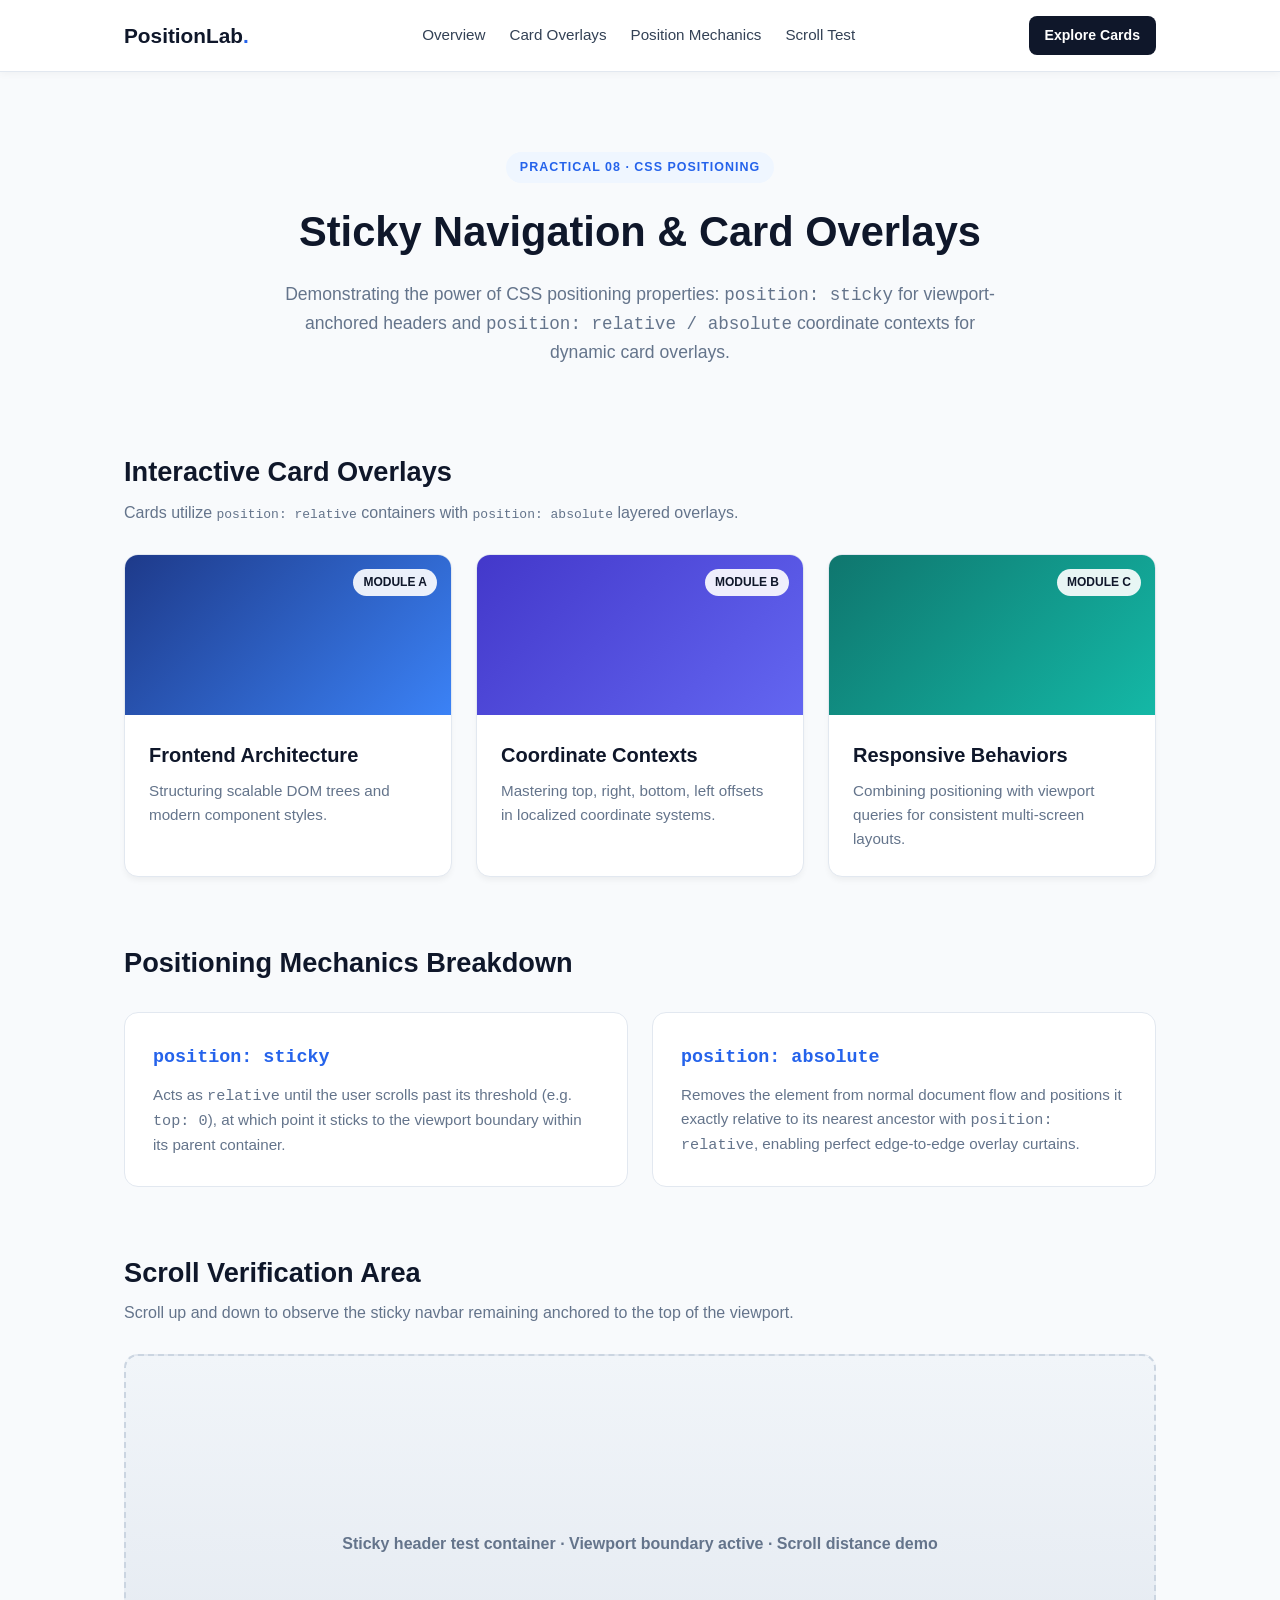
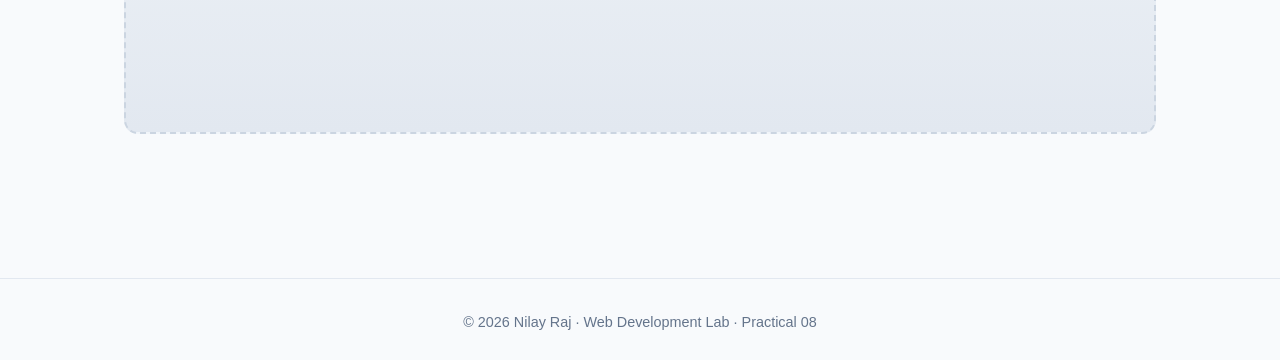
<file: P8/index.html>
<!DOCTYPE html>
<html lang="en">
<head>
  <meta charset="UTF-8">
  <meta name="viewport" content="width=device-width, initial-scale=1.0">
  <title>Practical 08 – Sticky Navbar &amp; Card Overlay Positioning</title>
  <link rel="stylesheet" href="style.css">
</head>
<body>

  <!-- Sticky Navbar (position: sticky) -->
  <header class="sticky-navbar">
    <div class="nav-wrapper">
      <a href="#" class="brand">PositionLab<span>.</span></a>
      <nav class="nav-menu">
        <a href="#overview">Overview</a>
        <a href="#overlays">Card Overlays</a>
        <a href="#mechanics">Position Mechanics</a>
        <a href="#scroll-test">Scroll Test</a>
      </nav>
      <a href="#overlays" class="btn-nav">Explore Cards</a>
    </div>
  </header>

  <main class="page-content">

    <!-- Overview Hero -->
    <section id="overview" class="section hero">
      <span class="badge-eyebrow">Practical 08 · CSS Positioning</span>
      <h1>Sticky Navigation &amp; Card Overlays</h1>
      <p class="lead">
        Demonstrating the power of CSS positioning properties: <code>position: sticky</code> for viewport-anchored headers 
        and <code>position: relative / absolute</code> coordinate contexts for dynamic card overlays.
      </p>
    </section>

    <!-- Card Overlays Showcase -->
    <section id="overlays" class="section">
      <div class="section-title">
        <h2>Interactive Card Overlays</h2>
        <p>Cards utilize <code>position: relative</code> containers with <code>position: absolute</code> layered overlays.</p>
      </div>

      <div class="cards-grid">
        
        <!-- Card 1 -->
        <article class="overlay-card">
          <div class="card-visual visual-1">
            <span class="card-badge">Module A</span>
          </div>
          <div class="card-content">
            <h3>Frontend Architecture</h3>
            <p>Structuring scalable DOM trees and modern component styles.</p>
          </div>
          <!-- Absolute Overlay Layer -->
          <div class="card-overlay">
            <div class="overlay-inner">
              <span class="overlay-tag">Absolute Layer</span>
              <h4>Deep Dive</h4>
              <p>Positioned absolutely over the relative card wrapper with backdrop filter styling.</p>
              <a href="#" class="overlay-btn">View Details &rarr;</a>
            </div>
          </div>
        </article>

        <!-- Card 2 -->
        <article class="overlay-card">
          <div class="card-visual visual-2">
            <span class="card-badge">Module B</span>
          </div>
          <div class="card-content">
            <h3>Coordinate Contexts</h3>
            <p>Mastering top, right, bottom, left offsets in localized coordinate systems.</p>
          </div>
          <!-- Absolute Overlay Layer -->
          <div class="card-overlay">
            <div class="overlay-inner">
              <span class="overlay-tag">Absolute Layer</span>
              <h4>Positioning Rules</h4>
              <p>Absolute items position relative to the nearest positioned ancestor (non-static).</p>
              <a href="#" class="overlay-btn">Explore Rules &rarr;</a>
            </div>
          </div>
        </article>

        <!-- Card 3 -->
        <article class="overlay-card">
          <div class="card-visual visual-3">
            <span class="card-badge">Module C</span>
          </div>
          <div class="card-content">
            <h3>Responsive Behaviors</h3>
            <p>Combining positioning with viewport queries for consistent multi-screen layouts.</p>
          </div>
          <!-- Absolute Overlay Layer -->
          <div class="card-overlay">
            <div class="overlay-inner">
              <span class="overlay-tag">Absolute Layer</span>
              <h4>Device Adaptation</h4>
              <p>Fluid dimensions and responsive overlays across desktop, tablet, and mobile.</p>
              <a href="#" class="overlay-btn">Inspect Flow &rarr;</a>
            </div>
          </div>
        </article>

      </div>
    </section>

    <!-- Positioning Mechanics Explanation -->
    <section id="mechanics" class="section mechanics-section">
      <div class="section-title">
        <h2>Positioning Mechanics Breakdown</h2>
      </div>
      <div class="mechanics-grid">
        <div class="mechanic-box">
          <h3><code>position: sticky</code></h3>
          <p>
            Acts as <code>relative</code> until the user scrolls past its threshold (e.g. <code>top: 0</code>), 
            at which point it sticks to the viewport boundary within its parent container.
          </p>
        </div>
        <div class="mechanic-box">
          <h3><code>position: absolute</code></h3>
          <p>
            Removes the element from normal document flow and positions it exactly relative to its nearest ancestor 
            with <code>position: relative</code>, enabling perfect edge-to-edge overlay curtains.
          </p>
        </div>
      </div>
    </section>

    <!-- Extended Scroll Section -->
    <section id="scroll-test" class="section scroll-section">
      <div class="section-title">
        <h2>Scroll Verification Area</h2>
        <p>Scroll up and down to observe the sticky navbar remaining anchored to the top of the viewport.</p>
      </div>
      <div class="scroll-placeholder">
        <p>Sticky header test container &middot; Viewport boundary active &middot; Scroll distance demo</p>
      </div>
    </section>

  </main>

  <footer class="footer">
    <p>&copy; 2026 Nilay Raj &middot; Web Development Lab &middot; Practical 08</p>
  </footer>

</body>
</html>
</file>
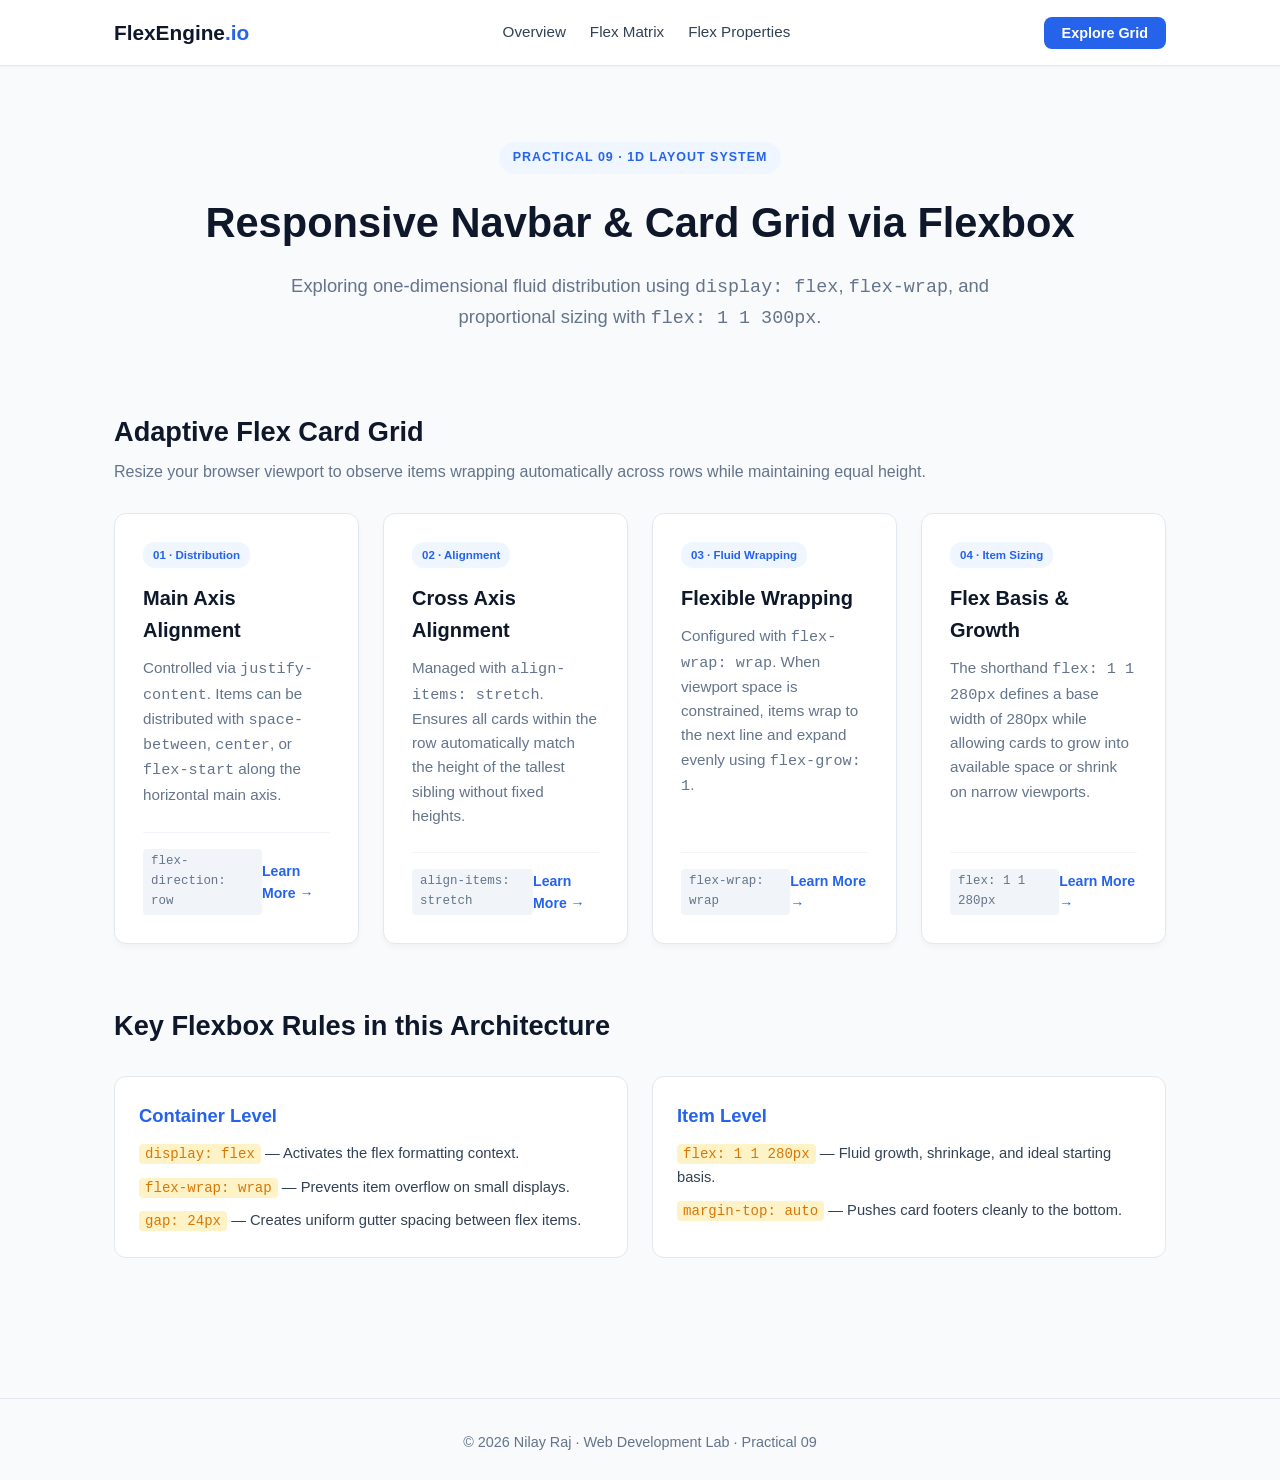
<file: P9/index.html>
<!DOCTYPE html>
<html lang="en">
<head>
  <meta charset="UTF-8">
  <meta name="viewport" content="width=device-width, initial-scale=1.0">
  <title>Practical 09 – Responsive Navbar &amp; Card Grid using Flexbox</title>
  <link rel="stylesheet" href="style.css">
</head>
<body>

  <!-- Responsive Flexbox Navbar -->
  <header class="flex-navbar">
    <div class="nav-container">
      <a href="#" class="brand">FlexEngine<span>.io</span></a>
      <nav class="nav-links">
        <a href="#overview">Overview</a>
        <a href="#grid-demo">Flex Matrix</a>
        <a href="#properties">Flex Properties</a>
      </nav>
      <div class="nav-action">
        <a href="#grid-demo" class="btn-action">Explore Grid</a>
      </div>
    </div>
  </header>

  <main class="page-wrapper">

    <!-- Hero Introduction -->
    <section id="overview" class="flex-hero">
      <span class="eyebrow">Practical 09 · 1D Layout System</span>
      <h1>Responsive Navbar &amp; Card Grid via Flexbox</h1>
      <p class="lead">
        Exploring one-dimensional fluid distribution using <code>display: flex</code>, <code>flex-wrap</code>, 
        and proportional sizing with <code>flex: 1 1 300px</code>.
      </p>
    </section>

    <!-- Flexbox Card Grid Demonstration -->
    <section id="grid-demo" class="section">
      <div class="section-header">
        <h2>Adaptive Flex Card Grid</h2>
        <p>Resize your browser viewport to observe items wrapping automatically across rows while maintaining equal height.</p>
      </div>

      <div class="flex-card-grid">

        <!-- Card 1 -->
        <article class="flex-card">
          <div class="card-pill">01 · Distribution</div>
          <h3>Main Axis Alignment</h3>
          <p>
            Controlled via <code>justify-content</code>. Items can be distributed with <code>space-between</code>, 
            <code>center</code>, or <code>flex-start</code> along the horizontal main axis.
          </p>
          <div class="card-footer">
            <span class="tag">flex-direction: row</span>
            <a href="#" class="card-link">Learn More &rarr;</a>
          </div>
        </article>

        <!-- Card 2 -->
        <article class="flex-card">
          <div class="card-pill">02 · Alignment</div>
          <h3>Cross Axis Alignment</h3>
          <p>
            Managed with <code>align-items: stretch</code>. Ensures all cards within the row automatically match the 
            height of the tallest sibling without fixed heights.
          </p>
          <div class="card-footer">
            <span class="tag">align-items: stretch</span>
            <a href="#" class="card-link">Learn More &rarr;</a>
          </div>
        </article>

        <!-- Card 3 -->
        <article class="flex-card">
          <div class="card-pill">03 · Fluid Wrapping</div>
          <h3>Flexible Wrapping</h3>
          <p>
            Configured with <code>flex-wrap: wrap</code>. When viewport space is constrained, items wrap to the next line 
            and expand evenly using <code>flex-grow: 1</code>.
          </p>
          <div class="card-footer">
            <span class="tag">flex-wrap: wrap</span>
            <a href="#" class="card-link">Learn More &rarr;</a>
          </div>
        </article>

        <!-- Card 4 -->
        <article class="flex-card">
          <div class="card-pill">04 · Item Sizing</div>
          <h3>Flex Basis &amp; Growth</h3>
          <p>
            The shorthand <code>flex: 1 1 280px</code> defines a base width of 280px while allowing cards to grow into available space 
            or shrink on narrow viewports.
          </p>
          <div class="card-footer">
            <span class="tag">flex: 1 1 280px</span>
            <a href="#" class="card-link">Learn More &rarr;</a>
          </div>
        </article>

      </div>
    </section>

    <!-- Flexbox Reference Matrix -->
    <section id="properties" class="section">
      <div class="section-header">
        <h2>Key Flexbox Rules in this Architecture</h2>
      </div>

      <div class="rules-flex-container">
        <div class="rule-box">
          <h4>Container Level</h4>
          <ul>
            <li><code>display: flex</code> &mdash; Activates the flex formatting context.</li>
            <li><code>flex-wrap: wrap</code> &mdash; Prevents item overflow on small displays.</li>
            <li><code>gap: 24px</code> &mdash; Creates uniform gutter spacing between flex items.</li>
          </ul>
        </div>
        <div class="rule-box">
          <h4>Item Level</h4>
          <ul>
            <li><code>flex: 1 1 280px</code> &mdash; Fluid growth, shrinkage, and ideal starting basis.</li>
            <li><code>margin-top: auto</code> &mdash; Pushes card footers cleanly to the bottom.</li>
          </ul>
        </div>
      </div>
    </section>

  </main>

  <footer class="page-footer">
    <p>&copy; 2026 Nilay Raj &middot; Web Development Lab &middot; Practical 09</p>
  </footer>

</body>
</html>
</file>
<file: P10/style.css>
/* Practical 10: Portfolio Header and Footer with Advanced Flexbox Styles */

:root {
  --primary: #2563eb;
  --primary-dark: #1d4ed8;
  --dark: #0f172a;
  --dark-surface: #1e293b;
  --text-main: #334155;
  --text-muted: #64748b;
  --text-light: #94a3b8;
  --bg-page: #f8fafc;
  --bg-card: #ffffff;
  --border-light: #e2e8f0;
  --border-dark: #334155;
  --radius: 12px;
}

* {
  box-sizing: border-box;
  margin: 0;
  padding: 0;
}

html {
  scroll-behavior: smooth;
}

body {
  font-family: -apple-system, BlinkMacSystemFont, "Segoe UI", Roboto, sans-serif;
  background-color: var(--bg-page);
  color: var(--text-main);
  line-height: 1.6;
}

.container {
  max-width: 1140px;
  margin: 0 auto;
  padding: 0 24px;
}

/* ==========================================================================
   1. Utility Bar (Flexbox)
   ========================================================================== */
.utility-bar {
  background-color: var(--dark);
  color: var(--text-light);
  font-size: 0.8rem;
  padding: 8px 0;
  border-bottom: 1px solid rgba(255, 255, 255, 0.1);
}

.utility-content {
  display: flex;
  justify-content: space-between;
  align-items: center;
  flex-wrap: wrap;
  gap: 12px;
}

.utility-right {
  display: flex;
  align-items: center;
  gap: 12px;
}

.utility-right a {
  color: var(--text-light);
  text-decoration: none;
}

.utility-right a:hover {
  color: #ffffff;
}

.divider {
  color: var(--text-muted);
}

/* ==========================================================================
   2. Main Header (Advanced Flexbox)
   ========================================================================== */
.main-header {
  position: sticky;
  top: 0;
  z-index: 1000;
  background: rgba(255, 255, 255, 0.95);
  backdrop-filter: blur(12px);
  border-bottom: 1px solid var(--border-light);
  box-shadow: 0 2px 8px rgba(0, 0, 0, 0.03);
}

.header-content {
  display: flex;
  justify-content: space-between;
  align-items: center;
  padding: 16px 24px;
  gap: 20px;
}

/* Brand */
.brand-logo {
  display: flex;
  align-items: center;
  gap: 10px;
  text-decoration: none;
}

.logo-mark {
  width: 38px;
  height: 38px;
  border-radius: 8px;
  background: linear-gradient(135deg, var(--primary), #4f46e5);
  color: #ffffff;
  display: flex;
  align-items: center;
  justify-content: center;
  font-weight: 800;
  font-size: 1rem;
}

.logo-text {
  font-size: 1.25rem;
  font-weight: 800;
  color: var(--dark);
}

.logo-text span {
  color: var(--primary);
}

/* Primary Navigation */
.primary-nav {
  display: flex;
  align-items: center;
  gap: 28px;
}

.nav-item {
  text-decoration: none;
  color: var(--text-main);
  font-weight: 500;
  font-size: 0.95rem;
  position: relative;
  padding: 6px 0;
  transition: color 0.2s ease;
}

.nav-item:hover, .nav-item.active {
  color: var(--primary);
}

.nav-item.active::after {
  content: "";
  position: absolute;
  bottom: 0;
  left: 0;
  width: 100%;
  height: 2px;
  background-color: var(--primary);
  border-radius: 2px;
}

/* Header Actions */
.header-actions {
  display: flex;
  align-items: center;
  gap: 12px;
}

.btn {
  display: inline-block;
  padding: 8px 16px;
  border-radius: 8px;
  text-decoration: none;
  font-size: 0.9rem;
  font-weight: 600;
  transition: all 0.2s ease;
}

.btn-primary {
  background: var(--primary);
  color: #ffffff;
}

.btn-primary:hover {
  background: var(--primary-dark);
}

.btn-outline {
  border: 1px solid var(--border-light);
  color: var(--dark);
}

.btn-outline:hover {
  background: #f1f5f9;
}

/* ==========================================================================
   3. Main Body
   ========================================================================== */
.page-main {
  padding: 64px 0 80px;
}

.hero-showcase {
  text-align: center;
  max-width: 800px;
  margin: 0 auto 56px;
}

.eyebrow {
  display: inline-block;
  font-size: 0.78rem;
  font-weight: 700;
  text-transform: uppercase;
  letter-spacing: 0.08em;
  color: var(--primary);
  background: #eff6ff;
  padding: 6px 14px;
  border-radius: 20px;
  margin-bottom: 16px;
}

.hero-showcase h1 {
  font-size: 2.6rem;
  font-weight: 800;
  color: var(--dark);
  margin-bottom: 14px;
}

.hero-showcase .lead {
  font-size: 1.15rem;
  color: var(--text-muted);
}

.features-grid {
  display: flex;
  flex-wrap: wrap;
  gap: 24px;
}

.feature-card {
  flex: 1 1 300px;
  background: var(--bg-card);
  padding: 32px;
  border-radius: var(--radius);
  border: 1px solid var(--border-light);
  box-shadow: 0 4px 6px -1px rgba(0, 0, 0, 0.04);
}

.card-number {
  font-size: 0.8rem;
  font-weight: 800;
  color: var(--primary);
  margin-bottom: 12px;
}

.feature-card h3 {
  font-size: 1.25rem;
  color: var(--dark);
  margin-bottom: 10px;
}

.feature-card p {
  color: var(--text-muted);
  font-size: 0.95rem;
}

/* ==========================================================================
   4. Advanced Multi-Column Flex Footer
   ========================================================================== */
.main-footer {
  background-color: var(--dark);
  color: #ffffff;
  padding: 64px 0 32px;
}

.footer-columns {
  display: flex;
  flex-wrap: wrap;
  gap: 40px;
  padding-bottom: 48px;
  border-bottom: 1px solid var(--border-dark);
}

.footer-col {
  flex: 1 1 180px;
}

.col-brand {
  flex: 2 1 320px;
}

.footer-brand {
  display: flex;
  align-items: center;
  gap: 12px;
  font-size: 1.3rem;
  margin-bottom: 16px;
}

.brand-desc {
  color: var(--text-light);
  font-size: 0.92rem;
  line-height: 1.6;
  margin-bottom: 20px;
  max-width: 320px;
}

.newsletter-form {
  display: flex;
  gap: 8px;
  max-width: 340px;
}

.newsletter-form input {
  flex-grow: 1;
  padding: 10px 14px;
  border-radius: 6px;
  border: 1px solid var(--border-dark);
  background: var(--dark-surface);
  color: #ffffff;
  font-size: 0.9rem;
}

.newsletter-form input:focus {
  outline: none;
  border-color: var(--primary);
}

.newsletter-form button {
  background: var(--primary);
  color: #ffffff;
  border: none;
  padding: 0 16px;
  border-radius: 6px;
  font-weight: 600;
  cursor: pointer;
  transition: background 0.2s ease;
}

.newsletter-form button:hover {
  background: var(--primary-dark);
}

.footer-col h4 {
  font-size: 1rem;
  font-weight: 700;
  color: #ffffff;
  margin-bottom: 18px;
}

.footer-links {
  list-style: none;
  display: flex;
  flex-direction: column;
  gap: 10px;
}

.footer-links a {
  color: var(--text-light);
  text-decoration: none;
  font-size: 0.92rem;
  transition: color 0.2s ease;
}

.footer-links a:hover {
  color: #ffffff;
}

.status-indicator {
  display: inline-flex;
  align-items: center;
  gap: 8px;
  color: #34d399;
  font-size: 0.85rem;
  font-weight: 600;
}

.dot {
  width: 8px;
  height: 8px;
  background-color: #34d399;
  border-radius: 50%;
  animation: pulse 2s infinite;
}

@keyframes pulse {
  0% { transform: scale(0.95); opacity: 0.8; }
  50% { transform: scale(1.2); opacity: 1; }
  100% { transform: scale(0.95); opacity: 0.8; }
}

.footer-bottom {
  display: flex;
  justify-content: space-between;
  align-items: center;
  flex-wrap: wrap;
  gap: 16px;
  padding-top: 32px;
  color: var(--text-light);
  font-size: 0.88rem;
}

.bottom-links {
  display: flex;
  align-items: center;
  gap: 12px;
}

.bottom-links a {
  color: var(--text-light);
  text-decoration: none;
}

.bottom-links a:hover {
  color: #ffffff;
}

/* ==========================================================================
   5. Responsive Behavior
   ========================================================================== */
@media (max-width: 900px) {
  .header-content {
    flex-wrap: wrap;
  }
  .primary-nav {
    order: 3;
    width: 100%;
    justify-content: center;
    border-top: 1px solid var(--border-light);
    padding-top: 10px;
  }
  .hero-showcase h1 {
    font-size: 2.1rem;
  }
}

@media (max-width: 600px) {
  .primary-nav {
    flex-direction: column;
    gap: 12px;
  }
  .footer-bottom {
    flex-direction: column;
    text-align: center;
  }
}
</file>
<file: P11/style.css>
/* Practical 11: Newspaper-style Three-Column Layout with CSS Grid */

:root {
  --ink-black: #111827;
  --ink-dark: #1f2937;
  --ink-muted: #4b5563;
  --paper-bg: #fbf9f5;
  --paper-white: #ffffff;
  --border-dark: #111827;
  --border-light: #d1d5db;
  --accent-sepia: #92400e;
}

* {
  box-sizing: border-box;
  margin: 0;
  padding: 0;
}

body {
  font-family: "Georgia", "Times New Roman", Times, serif;
  background-color: var(--paper-bg);
  color: var(--ink-dark);
  line-height: 1.6;
  padding: 24px 16px;
}

.broadsheet-wrapper {
  max-width: 1200px;
  margin: 0 auto;
  background: var(--paper-white);
  border: 1px solid var(--border-light);
  box-shadow: 0 4px 16px rgba(0, 0, 0, 0.06);
  padding: 32px 36px;
}

/* ==========================================================================
   1. Masthead
   ========================================================================== */
.masthead {
  border-bottom: 4px double var(--border-dark);
  padding-bottom: 12px;
  margin-bottom: 28px;
}

.masthead-top {
  display: flex;
  justify-content: space-between;
  font-family: -apple-system, BlinkMacSystemFont, "Segoe UI", Roboto, sans-serif;
  font-size: 0.75rem;
  font-weight: 700;
  letter-spacing: 0.12em;
  color: var(--ink-muted);
  border-bottom: 1px solid var(--border-dark);
  padding-bottom: 6px;
}

.masthead-title {
  text-align: center;
  padding: 24px 0 16px;
}

.masthead-title h1 {
  font-size: clamp(2.8rem, 6vw, 4.4rem);
  font-weight: 900;
  letter-spacing: -1px;
  color: var(--ink-black);
  text-transform: uppercase;
  line-height: 1.05;
}

.masthead-tagline {
  font-style: italic;
  font-size: 1.05rem;
  color: var(--ink-muted);
  margin-top: 8px;
}

.masthead-meta-bar {
  display: flex;
  justify-content: space-between;
  border-top: 1px solid var(--border-dark);
  border-bottom: 1px solid var(--border-dark);
  padding: 6px 0;
  font-family: -apple-system, BlinkMacSystemFont, sans-serif;
  font-size: 0.75rem;
  font-weight: 700;
  letter-spacing: 0.08em;
  color: var(--ink-dark);
  text-transform: uppercase;
}

/* ==========================================================================
   2. Three-Column CSS Grid
   ========================================================================== */
.newspaper-grid {
  display: grid;
  /* Three-column configuration with proportions */
  grid-template-columns: 2fr 1.25fr 1fr;
  gap: 32px;
  align-items: start;
}

/* Story Item Base */
.grid-story {
  display: flex;
  flex-direction: column;
}

.category-kicker {
  font-family: -apple-system, BlinkMacSystemFont, sans-serif;
  font-size: 0.72rem;
  font-weight: 800;
  letter-spacing: 0.15em;
  color: var(--accent-sepia);
  text-transform: uppercase;
  margin-bottom: 8px;
}

/* Column 1: Lead Story */
.lead-headline {
  font-size: 2.2rem;
  font-weight: 800;
  line-height: 1.15;
  color: var(--ink-black);
  margin-bottom: 12px;
}

.story-dek {
  font-size: 1.1rem;
  font-weight: 500;
  font-style: italic;
  color: var(--ink-muted);
  line-height: 1.45;
  margin-bottom: 20px;
  padding-bottom: 16px;
  border-bottom: 1px solid var(--border-light);
}

.story-columns {
  column-count: 2;
  column-gap: 24px;
  font-size: 0.95rem;
  text-align: justify;
}

.story-columns p {
  margin-bottom: 14px;
}

.dropcap-paragraph::first-letter {
  font-size: 3.5rem;
  float: left;
  line-height: 0.8;
  padding-right: 8px;
  padding-top: 4px;
  font-weight: 800;
  color: var(--ink-black);
}

.newspaper-quote {
  font-style: italic;
  font-weight: bold;
  font-size: 1rem;
  line-height: 1.4;
  border-top: 2px solid var(--border-dark);
  border-bottom: 2px solid var(--border-dark);
  padding: 12px 4px;
  margin: 16px 0;
  text-align: center;
}

/* Column 2: Secondary Stories */
.secondary-story {
  border-left: 1px solid var(--border-light);
  border-right: 1px solid var(--border-light);
  padding: 0 24px;
}

.secondary-headline {
  font-size: 1.35rem;
  font-weight: 700;
  line-height: 1.25;
  color: var(--ink-black);
  margin-bottom: 10px;
}

.secondary-story p {
  font-size: 0.92rem;
  line-height: 1.55;
  color: var(--ink-dark);
  margin-bottom: 18px;
}

.divider-line {
  height: 1px;
  background-color: var(--border-light);
  margin: 20px 0;
}

.story-callout {
  background: var(--paper-bg);
  border-left: 3px solid var(--accent-sepia);
  padding: 12px 14px;
  font-size: 0.88rem;
  font-style: italic;
  margin-top: 10px;
}

/* Column 3: Editorial & Briefs */
.editorial-box {
  background: #fdfbf7;
  padding: 18px;
  border: 1px solid var(--border-light);
  margin-bottom: 24px;
}

.editorial-headline {
  font-size: 1.25rem;
  font-weight: 700;
  color: var(--ink-black);
  margin-bottom: 6px;
}

.byline {
  font-family: -apple-system, BlinkMacSystemFont, sans-serif;
  font-size: 0.78rem;
  font-weight: 700;
  text-transform: uppercase;
  color: var(--ink-muted);
  margin-bottom: 10px;
}

.editorial-box p {
  font-size: 0.9rem;
  line-height: 1.55;
}

.news-briefs-box h4 {
  font-family: -apple-system, BlinkMacSystemFont, sans-serif;
  font-size: 0.8rem;
  font-weight: 800;
  letter-spacing: 0.1em;
  border-bottom: 2px solid var(--border-dark);
  padding-bottom: 4px;
  margin-bottom: 14px;
}

.briefs-list {
  list-style: none;
  display: flex;
  flex-direction: column;
  gap: 14px;
}

.briefs-list li {
  font-size: 0.88rem;
  line-height: 1.45;
  border-bottom: 1px dashed var(--border-light);
  padding-bottom: 10px;
}

/* ==========================================================================
   3. Newspaper Footer
   ========================================================================== */
.newspaper-footer {
  margin-top: 36px;
  text-align: center;
}

.footer-rule {
  height: 2px;
  background: var(--border-dark);
  margin-bottom: 14px;
}

.newspaper-footer p {
  font-family: -apple-system, BlinkMacSystemFont, sans-serif;
  font-size: 0.72rem;
  font-weight: 700;
  letter-spacing: 0.12em;
  color: var(--ink-muted);
}

/* ==========================================================================
   4. Responsive Adjustments
   ========================================================================== */
@media (max-width: 960px) {
  .newspaper-grid {
    grid-template-columns: 1fr 1fr;
  }
  .editorial-column {
    grid-column: 1 / -1;
    border-top: 1px solid var(--border-light);
    padding-top: 24px;
  }
  .secondary-story {
    border-right: none;
  }
}

@media (max-width: 640px) {
  .newspaper-grid {
    grid-template-columns: 1fr;
  }
  .secondary-story {
    border-left: none;
    border-top: 1px solid var(--border-light);
    padding: 24px 0 0;
  }
  .story-columns {
    column-count: 1;
  }
  .masthead-meta-bar {
    flex-direction: column;
    gap: 4px;
    text-align: center;
  }
}
</file>
<file: P12/style.css>
/* Practical 12: Portfolio Projects Grid with Advanced CSS Grid Styles */

:root {
  --primary: #3b82f6;
  --primary-dark: #1d4ed8;
  --accent: #8b5cf6;
  --dark: #0f172a;
  --text-main: #334155;
  --text-muted: #64748b;
  --bg-page: #f8fafc;
  --bg-card: #ffffff;
  --border-light: #e2e8f0;
  --radius-lg: 16px;
  --radius-md: 10px;
}

* {
  box-sizing: border-box;
  margin: 0;
  padding: 0;
}

body {
  font-family: -apple-system, BlinkMacSystemFont, "Segoe UI", Roboto, sans-serif;
  background-color: var(--bg-page);
  color: var(--text-main);
  line-height: 1.6;
  padding: 40px 20px;
}

.portfolio-container {
  max-width: 1180px;
  margin: 0 auto;
}

/* Header */
.gallery-header {
  text-align: center;
  max-width: 800px;
  margin: 0 auto 48px;
}

.eyebrow {
  display: inline-block;
  font-size: 0.78rem;
  font-weight: 700;
  text-transform: uppercase;
  letter-spacing: 0.08em;
  color: var(--primary);
  background: #eff6ff;
  padding: 6px 14px;
  border-radius: 20px;
  margin-bottom: 16px;
}

.gallery-title {
  font-size: 2.8rem;
  font-weight: 800;
  color: var(--dark);
  margin-bottom: 12px;
}

.gallery-subtitle {
  font-size: 1.1rem;
  color: var(--text-muted);
}

/* ==========================================================================
   Advanced 12-Column CSS Grid
   ========================================================================== */
.bento-grid {
  display: grid;
  grid-template-columns: repeat(12, 1fr);
  gap: 24px;
}

/* Card Base */
.bento-card {
  background: var(--bg-card);
  border: 1px solid var(--border-light);
  border-radius: var(--radius-lg);
  padding: 30px;
  box-shadow: 0 4px 6px -1px rgba(0, 0, 0, 0.04);
  display: flex;
  flex-direction: column;
  transition: transform 0.25s ease, box-shadow 0.25s ease, border-color 0.25s ease;
}

.bento-card:hover {
  transform: translateY(-4px);
  box-shadow: 0 12px 20px -3px rgba(0, 0, 0, 0.08);
  border-color: #cbd5e1;
}

.card-top {
  display: flex;
  justify-content: space-between;
  align-items: center;
  margin-bottom: 18px;
}

/* Badges */
.badge-featured {
  background: #eff6ff;
  color: var(--primary);
  font-size: 0.75rem;
  font-weight: 700;
  padding: 4px 10px;
  border-radius: 20px;
  text-transform: uppercase;
}

.badge-accent {
  background: #f5f3ff;
  color: var(--accent);
  font-size: 0.75rem;
  font-weight: 700;
  padding: 4px 10px;
  border-radius: 20px;
  text-transform: uppercase;
}

.badge-default {
  background: #f1f5f9;
  color: var(--text-main);
  font-size: 0.75rem;
  font-weight: 600;
  padding: 4px 10px;
  border-radius: 20px;
}

.badge-secondary {
  background: #ecfdf5;
  color: #059669;
  font-size: 0.75rem;
  font-weight: 700;
  padding: 4px 10px;
  border-radius: 20px;
  text-transform: uppercase;
}

.project-year {
  font-size: 0.85rem;
  color: var(--text-muted);
  font-weight: 600;
}

.bento-card h2 {
  font-size: 1.8rem;
  color: var(--dark);
  margin-bottom: 12px;
}

.bento-card h3 {
  font-size: 1.3rem;
  color: var(--dark);
  margin-bottom: 10px;
}

.bento-card p {
  color: var(--text-muted);
  font-size: 0.95rem;
  line-height: 1.6;
  margin-bottom: 20px;
  flex-grow: 1;
}

/* Tag Pills */
.card-tags {
  display: flex;
  flex-wrap: wrap;
  gap: 8px;
  margin-bottom: 16px;
}

.tech-pill {
  font-size: 0.78rem;
  background: #f8fafc;
  border: 1px solid var(--border-light);
  color: var(--text-main);
  padding: 4px 10px;
  border-radius: 8px;
  font-weight: 500;
}

/* Action Link */
.link-btn {
  display: inline-block;
  color: var(--primary);
  font-weight: 600;
  font-size: 0.92rem;
  text-decoration: none;
}

.link-btn:hover {
  text-decoration: underline;
}

/* ==========================================================================
   Asymmetric Grid Spans
   ========================================================================== */

/* Featured Card: 8 Columns */
.card-featured {
  grid-column: span 8;
  background: linear-gradient(135deg, #ffffff 60%, #f0f7ff 100%);
  border-color: #bfdbfe;
}

/* Spotlight Card: 4 Columns */
.card-spotlight {
  grid-column: span 4;
  background: linear-gradient(135deg, #ffffff 60%, #faf5ff 100%);
}

.metric-display {
  display: flex;
  flex-direction: column;
  margin: 12px 0 16px;
}

.metric-value {
  font-size: 3rem;
  font-weight: 800;
  color: var(--accent);
  line-height: 1;
}

.metric-label {
  font-size: 0.85rem;
  font-weight: 600;
  color: var(--text-muted);
  text-transform: uppercase;
  letter-spacing: 0.05em;
  margin-top: 4px;
}

/* Medium Cards: 4 Columns Each (forms a complete 12-col row) */
.card-medium {
  grid-column: span 4;
}

/* Half Cards: 6 Columns Each */
.card-half {
  grid-column: span 6;
}

/* Footer */
.gallery-footer {
  text-align: center;
  margin-top: 56px;
  padding-top: 24px;
  border-top: 1px solid var(--border-light);
  color: var(--text-muted);
  font-size: 0.9rem;
}

/* ==========================================================================
   Responsive Breakpoints
   ========================================================================== */
@media (max-width: 992px) {
  .card-featured { grid-column: span 12; }
  .card-spotlight { grid-column: span 12; }
  .card-medium { grid-column: span 6; }
  .card-half { grid-column: span 12; }
}

@media (max-width: 640px) {
  .bento-grid {
    grid-template-columns: 1fr;
  }
  .card-featured, .card-spotlight, .card-medium, .card-half {
    grid-column: span 1;
  }
  .gallery-title { font-size: 2.1rem; }
}
</file>
<file: P13/style.css>
/* Practical 13: Choosing Between Flexbox and Grid for a Shared Layout */

:root {
  --primary: #2563eb;
  --indigo: #4f46e5;
  --dark: #0f172a;
  --dark-surface: #1e293b;
  --text-main: #334155;
  --text-muted: #64748b;
  --bg-page: #f8fafc;
  --bg-card: #ffffff;
  --border-light: #e2e8f0;
  --radius-lg: 16px;
  --radius-md: 10px;
  --radius-sm: 6px;
}

* {
  box-sizing: border-box;
  margin: 0;
  padding: 0;
}

body {
  font-family: -apple-system, BlinkMacSystemFont, "Segoe UI", Roboto, sans-serif;
  background-color: var(--bg-page);
  color: var(--text-main);
  line-height: 1.6;
  padding: 40px 20px;
}

.comparison-container {
  max-width: 1080px;
  margin: 0 auto;
}

/* Header */
.page-header {
  text-align: center;
  max-width: 800px;
  margin: 0 auto 48px;
}

.eyebrow {
  display: inline-block;
  font-size: 0.78rem;
  font-weight: 700;
  text-transform: uppercase;
  letter-spacing: 0.08em;
  color: var(--primary);
  background: #eff6ff;
  padding: 6px 14px;
  border-radius: 20px;
  margin-bottom: 16px;
}

.page-title {
  font-size: 2.6rem;
  font-weight: 800;
  color: var(--dark);
  margin-bottom: 14px;
}

.page-lead {
  font-size: 1.1rem;
  color: var(--text-muted);
}

.section {
  margin-bottom: 56px;
}

.section-title {
  font-size: 1.6rem;
  color: var(--dark);
  margin-bottom: 20px;
}

/* ==========================================================================
   1. Matrix Table
   ========================================================================== */
.table-wrapper {
  background: var(--bg-card);
  border: 1px solid var(--border-light);
  border-radius: var(--radius-lg);
  overflow-x: auto;
  box-shadow: 0 4px 6px -1px rgba(0, 0, 0, 0.04);
}

.matrix-table {
  width: 100%;
  border-collapse: collapse;
  text-align: left;
  font-size: 0.95rem;
}

.matrix-table th {
  background: #f1f5f9;
  padding: 16px 20px;
  font-weight: 700;
  color: var(--dark);
  border-bottom: 1px solid var(--border-light);
}

.matrix-table td {
  padding: 16px 20px;
  border-bottom: 1px solid var(--border-light);
  vertical-align: top;
}

.matrix-table tr:last-child td {
  border-bottom: none;
}

/* ==========================================================================
   2. Scenario Demos
   ========================================================================== */
.scenario-header {
  margin-bottom: 20px;
}

.scenario-header h2 {
  font-size: 1.5rem;
  color: var(--dark);
  margin: 8px 0 4px;
}

.scenario-header p {
  color: var(--text-muted);
}

.tag-flex {
  display: inline-block;
  font-size: 0.75rem;
  font-weight: 700;
  color: #0284c7;
  background: #e0f2fe;
  padding: 4px 10px;
  border-radius: 20px;
  text-transform: uppercase;
}

.tag-grid {
  display: inline-block;
  font-size: 0.75rem;
  font-weight: 700;
  color: #7c3aed;
  background: #ede9fe;
  padding: 4px 10px;
  border-radius: 20px;
  text-transform: uppercase;
}

.tag-hybrid {
  display: inline-block;
  font-size: 0.75rem;
  font-weight: 700;
  color: #059669;
  background: #d1fae5;
  padding: 4px 10px;
  border-radius: 20px;
  text-transform: uppercase;
}

.demo-box {
  background: var(--bg-card);
  border: 1px solid var(--border-light);
  border-radius: var(--radius-lg);
  padding: 24px;
  box-shadow: 0 4px 6px -1px rgba(0, 0, 0, 0.04);
}

.demo-caption {
  margin-top: 16px;
  font-size: 0.88rem;
  color: var(--text-muted);
}

/* Flex Toolbar Demo */
.flex-toolbar {
  display: flex;
  justify-content: space-between;
  align-items: center;
  flex-wrap: wrap;
  gap: 16px;
  padding: 12px 18px;
  background: #f1f5f9;
  border-radius: var(--radius-md);
  border: 1px solid var(--border-light);
}

.toolbar-group {
  display: flex;
  align-items: center;
  gap: 10px;
}

.toolbar-brand {
  font-weight: 800;
  color: var(--dark);
  margin-right: 8px;
}

.tool-btn {
  background: #ffffff;
  border: 1px solid var(--border-light);
  padding: 6px 14px;
  border-radius: var(--radius-sm);
  font-size: 0.85rem;
  font-weight: 600;
  cursor: pointer;
}

.tool-btn.active {
  background: var(--primary);
  color: #ffffff;
  border-color: var(--primary);
}

.toolbar-search input {
  padding: 6px 14px;
  border: 1px solid var(--border-light);
  border-radius: var(--radius-sm);
  font-size: 0.85rem;
}

.toolbar-user {
  display: flex;
  align-items: center;
  gap: 12px;
}

.avatar-pill {
  width: 32px;
  height: 32px;
  background: var(--primary);
  color: #ffffff;
  border-radius: 50%;
  display: flex;
  align-items: center;
  justify-content: center;
  font-size: 0.75rem;
  font-weight: 700;
}

.btn-share {
  background: var(--dark);
  color: #ffffff;
  border: none;
  padding: 6px 14px;
  border-radius: var(--radius-sm);
  font-size: 0.85rem;
  font-weight: 600;
  cursor: pointer;
}

/* CSS Grid Dashboard Demo */
.grid-dashboard {
  display: grid;
  grid-template-columns: repeat(4, 1fr);
  gap: 16px;
}

.grid-cell {
  background: #f8fafc;
  border: 1px solid var(--border-light);
  border-radius: var(--radius-md);
  padding: 20px;
}

.cell-kpi {
  grid-column: span 1;
}

.cell-label {
  font-size: 0.75rem;
  font-weight: 700;
  text-transform: uppercase;
  color: var(--text-muted);
}

.cell-kpi h3 {
  font-size: 1.8rem;
  color: var(--dark);
  margin: 6px 0;
}

.cell-kpi small {
  color: #059669;
  font-weight: 600;
}

.cell-chart {
  grid-column: span 2;
  display: flex;
  flex-direction: column;
}

.fake-chart {
  display: flex;
  align-items: flex-end;
  gap: 12px;
  height: 90px;
  padding-top: 12px;
}

.fake-chart .bar {
  flex-grow: 1;
  background: var(--primary);
  border-radius: 4px 4px 0 0;
}

.cell-activity {
  grid-column: span 4;
}

.cell-activity ul {
  list-style: none;
  margin-top: 10px;
  display: flex;
  flex-direction: column;
  gap: 6px;
  font-size: 0.88rem;
}

.cell-activity code {
  background: #e2e8f0;
  padding: 2px 6px;
  border-radius: 4px;
  font-size: 0.82rem;
}

/* Hybrid Ideal Box */
.hybrid-card {
  background: linear-gradient(135deg, #1e293b, #0f172a);
  color: #ffffff;
  padding: 36px;
  border-radius: var(--radius-lg);
}

.blueprint-badge {
  display: inline-block;
  font-size: 0.75rem;
  font-weight: 700;
  text-transform: uppercase;
  letter-spacing: 0.08em;
  color: #6ee7b7;
  margin-bottom: 12px;
}

.hybrid-card h3 {
  font-size: 1.6rem;
  margin-bottom: 12px;
}

.hybrid-card p {
  color: #cbd5e1;
  line-height: 1.7;
  max-width: 800px;
}

/* Footer */
.page-footer {
  text-align: center;
  padding-top: 32px;
  border-top: 1px solid var(--border-light);
  color: var(--text-muted);
  font-size: 0.9rem;
}

/* Responsive */
@media (max-width: 800px) {
  .grid-dashboard {
    grid-template-columns: 1fr;
  }
  .cell-kpi, .cell-chart, .cell-activity {
    grid-column: span 1;
  }
}
</file>
<file: P5/style.css>
/* Practical 05: Semantic Bio Page Styles */

:root {
  --primary: #2563eb;
  --primary-dark: #1d4ed8;
  --primary-light: #eff6ff;
  --text-main: #1e293b;
  --text-muted: #64748b;
  --bg-page: #f8fafc;
  --bg-card: #ffffff;
  --border-color: #e2e8f0;
  --radius-lg: 14px;
  --radius-sm: 8px;
  --shadow-sm: 0 1px 3px rgba(0, 0, 0, 0.05);
  --shadow-md: 0 4px 12px rgba(0, 0, 0, 0.05);
}

* {
  box-sizing: border-box;
  margin: 0;
  padding: 0;
}

body {
  font-family: -apple-system, BlinkMacSystemFont, "Segoe UI", Roboto, Oxygen, Ubuntu, Cantarell, sans-serif;
  background-color: var(--bg-page);
  color: var(--text-main);
  line-height: 1.65;
  padding: 32px 16px;
}

/* Header */
.bio-header {
  max-width: 1040px;
  margin: 0 auto 32px;
  background: var(--bg-card);
  padding: 32px;
  border-radius: var(--radius-lg);
  border: 1px solid var(--border-color);
  box-shadow: var(--shadow-sm);
}

.header-inner {
  display: flex;
  align-items: center;
  gap: 24px;
}

.avatar-badge {
  width: 76px;
  height: 76px;
  border-radius: 50%;
  background: linear-gradient(135deg, var(--primary), #4f46e5);
  color: #ffffff;
  display: flex;
  align-items: center;
  justify-content: center;
  font-size: 1.8rem;
  font-weight: 700;
  flex-shrink: 0;
}

.eyebrow-tag {
  display: inline-block;
  font-size: 0.75rem;
  font-weight: 700;
  text-transform: uppercase;
  letter-spacing: 0.08em;
  color: var(--primary);
  background-color: var(--primary-light);
  padding: 4px 10px;
  border-radius: 20px;
  margin-bottom: 6px;
}

.bio-name {
  font-size: 2.1rem;
  font-weight: 800;
  color: var(--text-main);
  line-height: 1.2;
}

.bio-role {
  color: var(--text-muted);
  font-size: 1.05rem;
}

/* Layout */
.bio-layout {
  max-width: 1040px;
  margin: 0 auto;
  display: grid;
  grid-template-columns: 2fr 1fr;
  gap: 28px;
}

.primary-content {
  display: flex;
  flex-direction: column;
  gap: 24px;
}

.bio-sidebar {
  display: flex;
  flex-direction: column;
  gap: 24px;
}

.bio-card {
  background: var(--bg-card);
  padding: 28px;
  border-radius: var(--radius-lg);
  border: 1px solid var(--border-color);
  box-shadow: var(--shadow-sm);
}

.bio-card h2 {
  font-size: 1.35rem;
  color: var(--text-main);
  margin-bottom: 14px;
  padding-bottom: 8px;
  border-bottom: 2px solid var(--primary-light);
}

.bio-card h3 {
  font-size: 1.1rem;
  margin-bottom: 12px;
}

.bio-card p {
  color: var(--text-muted);
  margin-bottom: 12px;
}

.bio-card p:last-child {
  margin-bottom: 0;
}

/* Cards Grid inside section */
.cards-grid {
  display: grid;
  grid-template-columns: 1fr;
  gap: 16px;
  margin-top: 14px;
}

.interest-item {
  padding: 16px;
  background: var(--bg-page);
  border-radius: var(--radius-sm);
  border: 1px solid var(--border-color);
}

.interest-item h3 {
  font-size: 1.02rem;
  color: var(--primary-dark);
  margin-bottom: 6px;
}

.interest-item p {
  font-size: 0.92rem;
  color: var(--text-muted);
}

/* Skill Tags */
.skill-tags {
  display: flex;
  flex-wrap: wrap;
  gap: 10px;
  margin-top: 8px;
}

.tag {
  background: var(--primary-light);
  color: var(--primary-dark);
  padding: 6px 14px;
  border-radius: 20px;
  font-size: 0.88rem;
  font-weight: 600;
  border: 1px solid #dbeafe;
}

/* Profile Metadata */
.profile-meta {
  display: grid;
  grid-template-columns: auto 1fr;
  gap: 10px 14px;
  font-size: 0.95rem;
}

.profile-meta dt {
  font-weight: 600;
  color: var(--text-main);
}

.profile-meta dd {
  color: var(--text-muted);
}

.profile-meta a {
  color: var(--primary);
  text-decoration: none;
}

.profile-meta a:hover {
  text-decoration: underline;
}

.action-btn {
  display: inline-block;
  margin-top: 14px;
  background: var(--primary);
  color: #ffffff;
  padding: 10px 20px;
  border-radius: var(--radius-sm);
  text-decoration: none;
  font-weight: 600;
  font-size: 0.92rem;
  transition: background 0.2s ease;
}

.action-btn:hover {
  background: var(--primary-dark);
}

/* Footer */
.bio-footer {
  max-width: 1040px;
  margin: 36px auto 0;
  text-align: center;
  font-size: 0.88rem;
  color: var(--text-muted);
  padding-top: 20px;
  border-top: 1px solid var(--border-color);
}

/* Responsive */
@media (max-width: 768px) {
  .bio-layout {
    grid-template-columns: 1fr;
  }
  .header-inner {
    flex-direction: column;
    text-align: center;
  }
}
</file>
<file: P6/style.css>
/* Practical 06: Full Semantic Portfolio Styles */

:root {
  --primary: #3b82f6;
  --primary-hover: #1d4ed8;
  --dark: #0f172a;
  --text-main: #334155;
  --text-light: #64748b;
  --bg-white: #ffffff;
  --bg-slate: #f8fafc;
  --border-light: #e2e8f0;
  --radius-md: 10px;
  --radius-lg: 16px;
  --shadow-subtle: 0 4px 6px -1px rgba(0, 0, 0, 0.05), 0 2px 4px -2px rgba(0, 0, 0, 0.05);
}

* {
  box-sizing: border-box;
  margin: 0;
  padding: 0;
}

html {
  scroll-behavior: smooth;
}

body {
  font-family: -apple-system, BlinkMacSystemFont, "Segoe UI", Roboto, Helvetica, Arial, sans-serif;
  color: var(--text-main);
  background-color: var(--bg-white);
  line-height: 1.6;
}

.container {
  max-width: 1080px;
  margin: 0 auto;
  padding: 0 24px;
}

/* Navigation */
.navbar {
  position: sticky;
  top: 0;
  background-color: rgba(255, 255, 255, 0.95);
  backdrop-filter: blur(8px);
  border-bottom: 1px solid var(--border-light);
  z-index: 100;
}

.nav-container {
  max-width: 1080px;
  margin: 0 auto;
  padding: 16px 24px;
  display: flex;
  justify-content: space-between;
  align-items: center;
}

.brand-logo {
  font-size: 1.25rem;
  font-weight: 800;
  color: var(--dark);
  text-decoration: none;
  letter-spacing: -0.5px;
}

.brand-logo span {
  color: var(--primary);
}

.nav-links {
  display: flex;
  gap: 24px;
}

.nav-links a {
  text-decoration: none;
  color: var(--text-main);
  font-weight: 500;
  font-size: 0.95rem;
  transition: color 0.2s ease;
}

.nav-links a:hover {
  color: var(--primary);
}

.nav-cta {
  background: var(--dark);
  color: #ffffff;
  padding: 8px 16px;
  border-radius: var(--radius-md);
  text-decoration: none;
  font-size: 0.9rem;
  font-weight: 600;
  transition: background 0.2s ease;
}

.nav-cta:hover {
  background: var(--primary);
}

/* Hero Section */
.hero-section {
  padding: 80px 0 60px;
  background: linear-gradient(180deg, #f8fafc 0%, #ffffff 100%);
  text-align: center;
}

.hero-content {
  max-width: 800px;
}

.eyebrow {
  display: inline-block;
  font-size: 0.8rem;
  font-weight: 700;
  text-transform: uppercase;
  letter-spacing: 0.08em;
  color: var(--primary);
  background: #eff6ff;
  padding: 6px 14px;
  border-radius: 20px;
  margin-bottom: 18px;
}

.hero-title {
  font-size: 2.8rem;
  font-weight: 800;
  color: var(--dark);
  line-height: 1.2;
  letter-spacing: -0.8px;
  margin-bottom: 18px;
}

.hero-lead {
  font-size: 1.15rem;
  color: var(--text-light);
  line-height: 1.7;
  margin-bottom: 32px;
}

.hero-actions {
  display: flex;
  justify-content: center;
  gap: 16px;
}

/* Buttons */
.btn {
  display: inline-block;
  padding: 12px 24px;
  border-radius: var(--radius-md);
  text-decoration: none;
  font-weight: 600;
  font-size: 0.95rem;
  transition: all 0.2s ease;
}

.btn-primary {
  background: var(--primary);
  color: #ffffff;
}

.btn-primary:hover {
  background: var(--primary-hover);
}

.btn-secondary {
  background: #ffffff;
  color: var(--dark);
  border: 1px solid var(--border-light);
}

.btn-secondary:hover {
  background: var(--bg-slate);
}

/* Sections */
.section {
  padding: 72px 0;
}

.bg-light {
  background-color: var(--bg-slate);
}

.section-header {
  margin-bottom: 40px;
  text-align: left;
}

.section-title {
  font-size: 1.85rem;
  font-weight: 700;
  color: var(--dark);
  margin-bottom: 8px;
}

.section-desc {
  color: var(--text-light);
  font-size: 1rem;
}

/* About Grid */
.about-grid {
  display: grid;
  grid-template-columns: 1fr 1fr;
  gap: 28px;
}

.about-card {
  background: var(--bg-white);
  padding: 28px;
  border-radius: var(--radius-lg);
  border: 1px solid var(--border-light);
  box-shadow: var(--shadow-subtle);
}

.about-card h3 {
  font-size: 1.2rem;
  color: var(--dark);
  margin-bottom: 12px;
}

.about-card p {
  color: var(--text-light);
  line-height: 1.65;
}

/* Skills Grid */
.skills-grid {
  display: grid;
  grid-template-columns: repeat(3, 1fr);
  gap: 24px;
}

.skill-group {
  background: var(--bg-white);
  padding: 24px;
  border-radius: var(--radius-md);
  border: 1px solid var(--border-light);
  box-shadow: var(--shadow-subtle);
}

.skill-group h3 {
  font-size: 1.15rem;
  color: var(--dark);
  margin-bottom: 14px;
  padding-bottom: 8px;
  border-bottom: 2px solid #eff6ff;
}

.skill-group ul {
  list-style: none;
}

.skill-group li {
  padding: 6px 0;
  color: var(--text-main);
  font-size: 0.95rem;
}

/* Projects Grid */
.projects-grid {
  display: grid;
  grid-template-columns: repeat(3, 1fr);
  gap: 24px;
}

.project-card {
  background: var(--bg-white);
  padding: 26px;
  border-radius: var(--radius-lg);
  border: 1px solid var(--border-light);
  box-shadow: var(--shadow-subtle);
  display: flex;
  flex-direction: column;
}

.card-meta {
  font-size: 0.75rem;
  font-weight: 700;
  color: var(--primary);
  text-transform: uppercase;
  letter-spacing: 0.05em;
  margin-bottom: 10px;
}

.project-card h3 {
  font-size: 1.25rem;
  color: var(--dark);
  margin-bottom: 10px;
}

.project-card p {
  color: var(--text-light);
  font-size: 0.95rem;
  margin-bottom: 20px;
  flex-grow: 1;
}

.project-tags {
  display: flex;
  flex-wrap: wrap;
  gap: 8px;
}

.project-tags span {
  font-size: 0.8rem;
  background: #eff6ff;
  color: var(--primary);
  padding: 4px 10px;
  border-radius: 12px;
  font-weight: 600;
}

/* Contact Section */
.contact-wrapper {
  display: grid;
  grid-template-columns: 1fr 1.5fr;
  gap: 40px;
}

.contact-info address {
  font-style: normal;
  line-height: 2;
  font-size: 1rem;
}

.contact-info a {
  color: var(--primary);
  text-decoration: none;
}

.contact-form {
  display: flex;
  flex-direction: column;
  gap: 16px;
}

.form-group {
  display: flex;
  flex-direction: column;
  gap: 6px;
}

.form-group label {
  font-size: 0.9rem;
  font-weight: 600;
  color: var(--dark);
}

.form-group input,
.form-group textarea {
  padding: 10px 14px;
  border: 1px solid var(--border-light);
  border-radius: var(--radius-md);
  font-family: inherit;
  font-size: 0.95rem;
}

.form-group input:focus,
.form-group textarea:focus {
  outline: none;
  border-color: var(--primary);
  box-shadow: 0 0 0 3px #dbeafe;
}

/* Footer */
.footer {
  border-top: 1px solid var(--border-light);
  padding: 32px 0;
  background: var(--bg-white);
}

.footer-content {
  display: flex;
  justify-content: space-between;
  align-items: center;
  font-size: 0.9rem;
  color: var(--text-light);
}

.footer-nav {
  display: flex;
  gap: 20px;
}

.footer-nav a {
  color: var(--text-light);
  text-decoration: none;
}

.footer-nav a:hover {
  color: var(--primary);
}

/* Responsive */
@media (max-width: 880px) {
  .hero-title { font-size: 2.2rem; }
  .about-grid, .skills-grid, .projects-grid, .contact-wrapper {
    grid-template-columns: 1fr;
  }
  .footer-content {
    flex-direction: column;
    gap: 16px;
    text-align: center;
  }
}
</file>
<file: P7/style.css>
/* Practical 07: Design Tokens and Typography System Styles */

:root {
  /* ==========================================================================
     1. Color Tokens
     ========================================================================== */
  --color-primary: #2563eb;
  --color-primary-dark: #1d4ed8;
  --color-primary-light: #eff6ff;
  --color-accent: #f59e0b;
  --color-success: #10b981;
  
  --color-text-main: #0f172a;
  --color-text-muted: #64748b;
  --color-surface: #ffffff;
  --color-bg-subtle: #f8fafc;
  --color-border: #e2e8f0;

  /* ==========================================================================
     2. Typography Tokens
     ========================================================================== */
  --font-sans: -apple-system, BlinkMacSystemFont, "Segoe UI", Roboto, "Helvetica Neue", Arial, sans-serif;
  --font-mono: ui-monospace, SFMono-Regular, "SF Mono", Menlo, Consolas, monospace;

  /* Modular Scale (1.25 Major Third) */
  --font-size-xs: 0.75rem;    /* 12px */
  --font-size-sm: 0.875rem;   /* 14px */
  --font-size-base: 1rem;     /* 16px */
  --font-size-lg: 1.125rem;   /* 18px */
  --font-size-xl: 1.25rem;    /* 20px */
  --font-size-2xl: 1.5rem;    /* 24px */
  --font-size-3xl: 1.875rem;  /* 30px */
  --font-size-4xl: 2.25rem;   /* 36px */
  --font-size-5xl: 3rem;      /* 48px */

  --font-weight-regular: 400;
  --font-weight-medium: 500;
  --font-weight-semibold: 600;
  --font-weight-bold: 700;

  --line-height-tight: 1.2;
  --line-height-snug: 1.35;
  --line-height-normal: 1.6;
  --line-height-relaxed: 1.75;

  /* ==========================================================================
     3. Spacing Tokens (4px / 8px baseline)
     ========================================================================== */
  --space-1: 0.25rem;  /* 4px */
  --space-2: 0.5rem;   /* 8px */
  --space-3: 0.75rem;  /* 12px */
  --space-4: 1rem;     /* 16px */
  --space-6: 1.5rem;   /* 24px */
  --space-8: 2rem;     /* 32px */
  --space-12: 3rem;    /* 48px */

  /* ==========================================================================
     4. Shape & Elevation Tokens
     ========================================================================== */
  --radius-sm: 6px;
  --radius-md: 10px;
  --radius-lg: 16px;
  --radius-full: 9999px;

  --shadow-sm: 0 1px 2px 0 rgba(0, 0, 0, 0.05);
  --shadow-md: 0 4px 6px -1px rgba(0, 0, 0, 0.08), 0 2px 4px -2px rgba(0, 0, 0, 0.05);
}

/* Reset & Global */
* {
  box-sizing: border-box;
  margin: 0;
  padding: 0;
}

body {
  font-family: var(--font-sans);
  background-color: var(--color-bg-subtle);
  color: var(--color-text-main);
  line-height: var(--line-height-normal);
  padding: var(--space-8) var(--space-4);
}

.system-wrapper {
  max-width: 960px;
  margin: 0 auto;
}

/* Header */
.system-header {
  background: var(--color-surface);
  padding: var(--space-8);
  border-radius: var(--radius-lg);
  border: 1px solid var(--color-border);
  box-shadow: var(--shadow-sm);
  margin-bottom: var(--space-8);
}

.system-badge {
  display: inline-block;
  font-size: var(--font-size-xs);
  font-weight: var(--font-weight-bold);
  color: var(--color-primary);
  background: var(--color-primary-light);
  padding: var(--space-1) var(--space-3);
  border-radius: var(--radius-full);
  text-transform: uppercase;
  letter-spacing: 0.08em;
  margin-bottom: var(--space-3);
}

.system-title {
  font-size: var(--font-size-4xl);
  font-weight: var(--font-weight-bold);
  line-height: var(--line-height-tight);
  color: var(--color-text-main);
  margin-bottom: var(--space-3);
}

.system-subtitle {
  font-size: var(--font-size-lg);
  color: var(--color-text-muted);
  line-height: var(--line-height-relaxed);
}

/* Sections */
.token-section {
  background: var(--color-surface);
  padding: var(--space-8);
  border-radius: var(--radius-lg);
  border: 1px solid var(--color-border);
  box-shadow: var(--shadow-sm);
  margin-bottom: var(--space-8);
}

.section-title-wrap {
  margin-bottom: var(--space-6);
  padding-bottom: var(--space-4);
  border-bottom: 1px solid var(--color-border);
}

.section-title-wrap h2 {
  font-size: var(--font-size-2xl);
  font-weight: var(--font-weight-bold);
  color: var(--color-text-main);
  margin-bottom: var(--space-1);
}

.section-title-wrap p {
  color: var(--color-text-muted);
  font-size: var(--font-size-sm);
}

/* Typography Specimen */
.specimen-card {
  display: flex;
  flex-direction: column;
  gap: var(--space-4);
}

.specimen-row {
  display: grid;
  grid-template-columns: 220px 1fr;
  align-items: baseline;
  gap: var(--space-4);
  padding: var(--space-3) 0;
  border-bottom: 1px dashed var(--color-border);
}

.specimen-row:last-child {
  border-bottom: none;
}

.token-label {
  font-family: var(--font-mono);
  font-size: var(--font-size-xs);
  color: var(--color-primary);
  background: var(--color-primary-light);
  padding: 3px 8px;
  border-radius: var(--radius-sm);
}

/* Utility Type Classes */
.font-5xl { font-size: var(--font-size-5xl); line-height: var(--line-height-tight); }
.font-4xl { font-size: var(--font-size-4xl); line-height: var(--line-height-tight); }
.font-3xl { font-size: var(--font-size-3xl); line-height: var(--line-height-snug); }
.font-2xl { font-size: var(--font-size-2xl); line-height: var(--line-height-snug); }
.font-xl  { font-size: var(--font-size-xl);  line-height: var(--line-height-snug); }
.font-base { font-size: var(--font-size-base); }
.font-sm  { font-size: var(--font-size-sm); }
.font-xs  { font-size: var(--font-size-xs); }

.font-mono { font-family: var(--font-mono); }
.weight-medium { font-weight: var(--font-weight-medium); }
.weight-semibold { font-weight: var(--font-weight-semibold); }
.weight-bold { font-weight: var(--font-weight-bold); }
.text-muted { color: var(--color-text-muted); }

/* Color Swatches Grid */
.swatches-grid {
  display: grid;
  grid-template-columns: repeat(auto-fill, minmax(200px, 1fr));
  gap: var(--space-4);
}

.swatch-card {
  border: 1px solid var(--color-border);
  border-radius: var(--radius-md);
  overflow: hidden;
  background: var(--color-surface);
}

.swatch-color {
  height: 80px;
  width: 100%;
}

.swatch-details {
  padding: var(--space-3);
  display: flex;
  flex-direction: column;
  gap: 2px;
}

.swatch-details strong {
  font-size: var(--font-size-sm);
  color: var(--color-text-main);
}

.swatch-details code {
  font-family: var(--font-mono);
  font-size: var(--font-size-xs);
  color: var(--color-primary);
}

.swatch-details span {
  font-size: var(--font-size-xs);
  color: var(--color-text-muted);
}

/* Spacing Visualizer */
.spacing-container {
  display: flex;
  flex-direction: column;
  gap: var(--space-3);
}

.spacing-bar-item {
  display: flex;
  align-items: center;
  gap: var(--space-4);
}

.spacing-bar-item span {
  width: 170px;
  font-family: var(--font-mono);
  font-size: var(--font-size-xs);
  color: var(--color-text-muted);
}

.spacing-bar-item .bar {
  height: 24px;
  background: var(--color-primary);
  border-radius: var(--radius-sm);
  min-width: 8px;
}

/* Component Demo */
.component-demo {
  display: flex;
  justify-content: flex-start;
}

.demo-card {
  max-width: 440px;
  padding: var(--space-6);
  border: 1px solid var(--color-border);
  border-radius: var(--radius-lg);
  box-shadow: var(--shadow-md);
  background: var(--color-surface);
}

.demo-badge {
  display: inline-block;
  font-size: var(--font-size-xs);
  font-weight: var(--font-weight-semibold);
  color: var(--color-success);
  background: #ecfdf5;
  padding: var(--space-1) var(--space-3);
  border-radius: var(--radius-full);
  margin-bottom: var(--space-3);
}

.demo-card h3 {
  font-size: var(--font-size-xl);
  margin-bottom: var(--space-2);
}

.demo-card p {
  color: var(--color-text-muted);
  font-size: var(--font-size-sm);
  margin-bottom: var(--space-4);
}

.demo-actions {
  display: flex;
  gap: var(--space-3);
}

.btn-token {
  font-family: inherit;
  font-size: var(--font-size-sm);
  font-weight: var(--font-weight-medium);
  padding: var(--space-2) var(--space-4);
  border-radius: var(--radius-sm);
  cursor: pointer;
  transition: all 0.2s ease;
}

.btn-token.btn-primary {
  background: var(--color-primary);
  color: var(--color-surface);
  border: 1px solid var(--color-primary);
}

.btn-token.btn-outline {
  background: transparent;
  color: var(--color-text-main);
  border: 1px solid var(--color-border);
}

/* Footer */
.system-footer {
  text-align: center;
  font-size: var(--font-size-sm);
  color: var(--color-text-muted);
  padding: var(--space-4) 0;
}

@media (max-width: 700px) {
  .specimen-row {
    grid-template-columns: 1fr;
    gap: var(--space-1);
  }
}
</file>
<file: P8/style.css>
/* Practical 08: Sticky Navbar and Card Overlay Positioning Styles */

:root {
  --primary: #2563eb;
  --primary-dark: #1e40af;
  --dark: #0f172a;
  --text-main: #334155;
  --text-muted: #64748b;
  --bg-page: #f8fafc;
  --bg-card: #ffffff;
  --border-color: #e2e8f0;
  --radius: 14px;
}

* {
  box-sizing: border-box;
  margin: 0;
  padding: 0;
}

html {
  scroll-behavior: smooth;
}

body {
  font-family: -apple-system, BlinkMacSystemFont, "Segoe UI", Roboto, sans-serif;
  background-color: var(--bg-page);
  color: var(--text-main);
  line-height: 1.6;
}

/* ==========================================================================
   1. Sticky Navbar
   ========================================================================== */
.sticky-navbar {
  position: sticky;
  top: 0;
  z-index: 1000;
  background: rgba(255, 255, 255, 0.92);
  backdrop-filter: blur(10px);
  border-bottom: 1px solid var(--border-color);
  box-shadow: 0 2px 8px rgba(0, 0, 0, 0.04);
}

.nav-wrapper {
  max-width: 1080px;
  margin: 0 auto;
  padding: 16px 24px;
  display: flex;
  justify-content: space-between;
  align-items: center;
}

.brand {
  font-size: 1.3rem;
  font-weight: 800;
  color: var(--dark);
  text-decoration: none;
}

.brand span {
  color: var(--primary);
}

.nav-menu {
  display: flex;
  gap: 24px;
}

.nav-menu a {
  text-decoration: none;
  color: var(--text-main);
  font-size: 0.95rem;
  font-weight: 500;
  transition: color 0.2s ease;
}

.nav-menu a:hover {
  color: var(--primary);
}

.btn-nav {
  background: var(--dark);
  color: #ffffff;
  padding: 8px 16px;
  border-radius: 8px;
  font-size: 0.88rem;
  font-weight: 600;
  text-decoration: none;
  transition: background 0.2s ease;
}

.btn-nav:hover {
  background: var(--primary);
}

/* ==========================================================================
   2. Main Layout & Hero
   ========================================================================== */
.page-content {
  max-width: 1080px;
  margin: 0 auto;
  padding: 40px 24px 80px;
}

.section {
  margin-bottom: 64px;
}

.hero {
  text-align: center;
  padding: 40px 0 20px;
}

.badge-eyebrow {
  display: inline-block;
  font-size: 0.78rem;
  font-weight: 700;
  text-transform: uppercase;
  letter-spacing: 0.08em;
  color: var(--primary);
  background: #eff6ff;
  padding: 6px 14px;
  border-radius: 20px;
  margin-bottom: 16px;
}

.hero h1 {
  font-size: 2.6rem;
  font-weight: 800;
  color: var(--dark);
  margin-bottom: 14px;
}

.lead {
  font-size: 1.1rem;
  color: var(--text-muted);
  max-width: 720px;
  margin: 0 auto;
}

.section-title {
  margin-bottom: 28px;
}

.section-title h2 {
  font-size: 1.7rem;
  color: var(--dark);
  margin-bottom: 6px;
}

.section-title p {
  color: var(--text-muted);
}

/* ==========================================================================
   3. Card Overlays with Relative / Absolute Positioning
   ========================================================================== */
.cards-grid {
  display: grid;
  grid-template-columns: repeat(3, 1fr);
  gap: 24px;
}

/* Relative container */
.overlay-card {
  position: relative;
  background: var(--bg-card);
  border-radius: var(--radius);
  border: 1px solid var(--border-color);
  overflow: hidden;
  box-shadow: 0 4px 6px -1px rgba(0, 0, 0, 0.05);
  display: flex;
  flex-direction: column;
  transition: transform 0.3s ease, box-shadow 0.3s ease;
}

.overlay-card:hover {
  transform: translateY(-4px);
  box-shadow: 0 12px 20px -3px rgba(0, 0, 0, 0.08);
}

/* Card Visual Header */
.card-visual {
  position: relative;
  height: 160px;
  display: flex;
  align-items: flex-start;
  justify-content: flex-end;
  padding: 16px;
}

.visual-1 { background: linear-gradient(135deg, #1e3a8a, #3b82f6); }
.visual-2 { background: linear-gradient(135deg, #4338ca, #6366f1); }
.visual-3 { background: linear-gradient(135deg, #0f766e, #14b8a6); }

/* Absolute Badge */
.card-badge {
  position: absolute;
  top: 14px;
  right: 14px;
  background: rgba(255, 255, 255, 0.9);
  color: var(--dark);
  font-size: 0.75rem;
  font-weight: 700;
  padding: 4px 10px;
  border-radius: 20px;
  text-transform: uppercase;
}

.card-content {
  padding: 24px;
  flex-grow: 1;
}

.card-content h3 {
  font-size: 1.25rem;
  color: var(--dark);
  margin-bottom: 8px;
}

.card-content p {
  font-size: 0.95rem;
  color: var(--text-muted);
}

/* Absolute Card Overlay Curtain */
.card-overlay {
  position: absolute;
  top: 0;
  left: 0;
  width: 100%;
  height: 100%;
  background: rgba(15, 23, 42, 0.92);
  backdrop-filter: blur(4px);
  color: #ffffff;
  padding: 28px;
  display: flex;
  flex-direction: column;
  justify-content: center;
  opacity: 0;
  visibility: hidden;
  transform: translateY(15px);
  transition: opacity 0.3s ease, transform 0.3s ease, visibility 0.3s;
}

/* Hover reveal state */
.overlay-card:hover .card-overlay {
  opacity: 1;
  visibility: visible;
  transform: translateY(0);
}

.overlay-tag {
  font-size: 0.7rem;
  font-weight: 700;
  text-transform: uppercase;
  color: #93c5fd;
  letter-spacing: 0.05em;
}

.overlay-inner h4 {
  font-size: 1.3rem;
  margin: 6px 0 10px;
  color: #ffffff;
}

.overlay-inner p {
  font-size: 0.9rem;
  color: #cbd5e1;
  margin-bottom: 18px;
  line-height: 1.5;
}

.overlay-btn {
  display: inline-block;
  background: var(--primary);
  color: #ffffff;
  padding: 8px 16px;
  border-radius: 6px;
  text-decoration: none;
  font-size: 0.85rem;
  font-weight: 600;
  transition: background 0.2s ease;
}

.overlay-btn:hover {
  background: var(--primary-dark);
}

/* ==========================================================================
   4. Mechanics & Scroll Test Section
   ========================================================================== */
.mechanics-grid {
  display: grid;
  grid-template-columns: 1fr 1fr;
  gap: 24px;
}

.mechanic-box {
  background: var(--bg-card);
  padding: 28px;
  border-radius: var(--radius);
  border: 1px solid var(--border-color);
}

.mechanic-box h3 {
  font-size: 1.15rem;
  color: var(--primary);
  margin-bottom: 10px;
}

.mechanic-box p {
  color: var(--text-muted);
  font-size: 0.95rem;
}

.scroll-placeholder {
  height: 380px;
  background: linear-gradient(180deg, #f1f5f9 0%, #e2e8f0 100%);
  border: 2px dashed #cbd5e1;
  border-radius: var(--radius);
  display: flex;
  align-items: center;
  justify-content: center;
  color: var(--text-muted);
  font-weight: 600;
  font-size: 1rem;
}

/* Footer */
.footer {
  text-align: center;
  padding: 32px 0;
  border-top: 1px solid var(--border-color);
  color: var(--text-muted);
  font-size: 0.9rem;
}

/* Responsive */
@media (max-width: 860px) {
  .cards-grid, .mechanics-grid {
    grid-template-columns: 1fr;
  }
  .nav-wrapper {
    flex-direction: column;
    gap: 12px;
  }
}
</file>
<file: P9/style.css>
/* Practical 09: Responsive Navbar and Card Grid using Flexbox */

:root {
  --primary: #2563eb;
  --primary-dark: #1d4ed8;
  --dark: #0f172a;
  --text-main: #334155;
  --text-muted: #64748b;
  --bg-page: #f8fafc;
  --bg-card: #ffffff;
  --border-light: #e2e8f0;
  --radius: 12px;
}

* {
  box-sizing: border-box;
  margin: 0;
  padding: 0;
}

body {
  font-family: -apple-system, BlinkMacSystemFont, "Segoe UI", Roboto, Oxygen, Ubuntu, sans-serif;
  background-color: var(--bg-page);
  color: var(--text-main);
  line-height: 1.6;
}

/* ==========================================================================
   1. Responsive Flexbox Navbar
   ========================================================================== */
.flex-navbar {
  background: var(--bg-card);
  border-bottom: 1px solid var(--border-light);
  box-shadow: 0 1px 3px rgba(0, 0, 0, 0.04);
}

.nav-container {
  max-width: 1100px;
  margin: 0 auto;
  padding: 16px 24px;
  /* Primary Flex Context */
  display: flex;
  justify-content: space-between;
  align-items: center;
  flex-wrap: wrap;
  gap: 16px;
}

.brand {
  font-size: 1.3rem;
  font-weight: 800;
  color: var(--dark);
  text-decoration: none;
}

.brand span {
  color: var(--primary);
}

.nav-links {
  /* Nested Flex Container */
  display: flex;
  gap: 24px;
  align-items: center;
}

.nav-links a {
  text-decoration: none;
  color: var(--text-main);
  font-size: 0.95rem;
  font-weight: 500;
  transition: color 0.2s ease;
}

.nav-links a:hover {
  color: var(--primary);
}

.btn-action {
  background: var(--primary);
  color: #ffffff;
  padding: 8px 18px;
  border-radius: 8px;
  text-decoration: none;
  font-size: 0.9rem;
  font-weight: 600;
  transition: background 0.2s ease;
}

.btn-action:hover {
  background: var(--primary-dark);
}

/* ==========================================================================
   2. Main Layout & Hero
   ========================================================================== */
.page-wrapper {
  max-width: 1100px;
  margin: 0 auto;
  padding: 40px 24px 80px;
}

.flex-hero {
  text-align: center;
  padding: 36px 0;
  margin-bottom: 40px;
}

.eyebrow {
  display: inline-block;
  font-size: 0.78rem;
  font-weight: 700;
  text-transform: uppercase;
  letter-spacing: 0.08em;
  color: var(--primary);
  background: #eff6ff;
  padding: 6px 14px;
  border-radius: 20px;
  margin-bottom: 16px;
}

.flex-hero h1 {
  font-size: 2.6rem;
  font-weight: 800;
  color: var(--dark);
  margin-bottom: 14px;
}

.lead {
  font-size: 1.15rem;
  color: var(--text-muted);
  max-width: 720px;
  margin: 0 auto;
}

.section {
  margin-bottom: 60px;
}

.section-header {
  margin-bottom: 28px;
}

.section-header h2 {
  font-size: 1.7rem;
  color: var(--dark);
  margin-bottom: 6px;
}

.section-header p {
  color: var(--text-muted);
}

/* ==========================================================================
   3. Pure Flexbox Card Grid
   ========================================================================== */
.flex-card-grid {
  /* Flexbox Multi-Row Card Grid */
  display: flex;
  flex-wrap: wrap;
  gap: 24px;
}

.flex-card {
  /* Flex item configuration */
  flex: 1 1 240px;
  min-width: 240px;
  background: var(--bg-card);
  padding: 28px;
  border-radius: var(--radius);
  border: 1px solid var(--border-light);
  box-shadow: 0 4px 6px -1px rgba(0, 0, 0, 0.04);
  /* Nested Column Flex Context to pin footer */
  display: flex;
  flex-direction: column;
  transition: transform 0.2s ease, box-shadow 0.2s ease;
}

.flex-card:hover {
  transform: translateY(-4px);
  box-shadow: 0 10px 15px -3px rgba(0, 0, 0, 0.08);
}

.card-pill {
  display: inline-block;
  align-self: flex-start;
  font-size: 0.72rem;
  font-weight: 700;
  color: var(--primary);
  background: #eff6ff;
  padding: 4px 10px;
  border-radius: 12px;
  margin-bottom: 14px;
}

.flex-card h3 {
  font-size: 1.25rem;
  color: var(--dark);
  margin-bottom: 10px;
}

.flex-card p {
  color: var(--text-muted);
  font-size: 0.95rem;
  line-height: 1.6;
  margin-bottom: 24px;
}

/* margin-top: auto pushes footer to the bottom of the flex column */
.card-footer {
  margin-top: auto;
  display: flex;
  justify-content: space-between;
  align-items: center;
  padding-top: 16px;
  border-top: 1px solid #f1f5f9;
}

.tag {
  font-family: monospace;
  font-size: 0.78rem;
  color: #64748b;
  background: #f1f5f9;
  padding: 3px 8px;
  border-radius: 4px;
}

.card-link {
  color: var(--primary);
  font-size: 0.88rem;
  font-weight: 600;
  text-decoration: none;
}

.card-link:hover {
  text-decoration: underline;
}

/* ==========================================================================
   4. Flex Rules Reference
   ========================================================================== */
.rules-flex-container {
  display: flex;
  flex-wrap: wrap;
  gap: 24px;
}

.rule-box {
  flex: 1 1 300px;
  background: var(--bg-card);
  padding: 24px;
  border-radius: var(--radius);
  border: 1px solid var(--border-light);
}

.rule-box h4 {
  font-size: 1.15rem;
  color: var(--primary);
  margin-bottom: 12px;
}

.rule-box ul {
  list-style: none;
  display: flex;
  flex-direction: column;
  gap: 10px;
}

.rule-box li {
  font-size: 0.92rem;
  color: var(--text-main);
}

.rule-box code {
  color: #d97706;
  background: #fef3c7;
  padding: 2px 6px;
  border-radius: 4px;
  font-size: 0.88rem;
}

/* Footer */
.page-footer {
  text-align: center;
  padding: 32px 0;
  border-top: 1px solid var(--border-light);
  color: var(--text-muted);
  font-size: 0.9rem;
}

/* Responsive */
@media (max-width: 640px) {
  .nav-container {
    flex-direction: column;
    align-items: flex-start;
  }
  .nav-links {
    flex-direction: column;
    align-items: flex-start;
    gap: 12px;
    width: 100%;
  }
}
</file>
